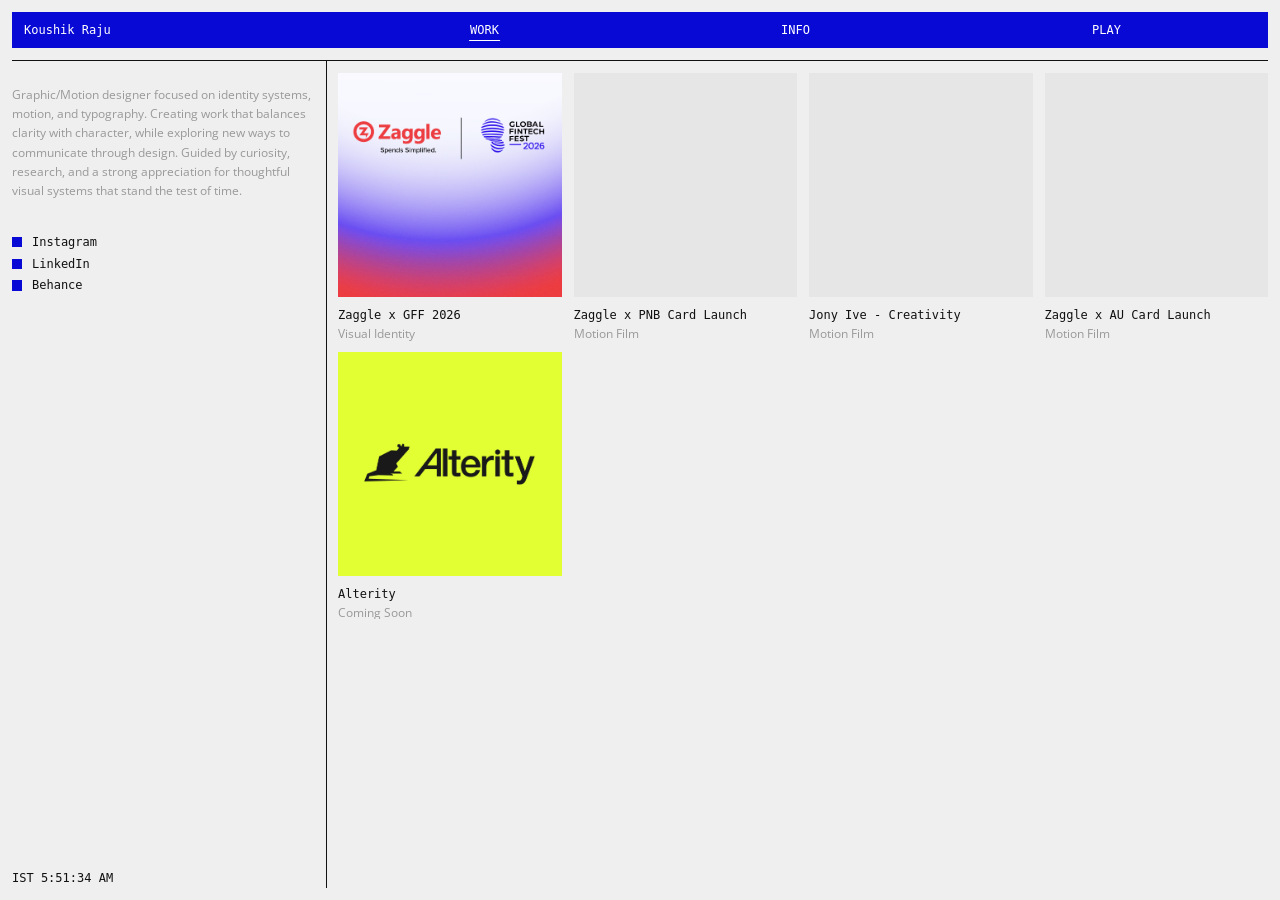
<file: index.html>
<!DOCTYPE html>
<html lang="en">

<head>
    <meta charset="UTF-8">
    <meta name="viewport" content="width=device-width, initial-scale=1.0">
    <title>Koushik Raju — Work</title>
    <meta name="description" content="Selected graphic design, identity, and motion projects by Koushik Raju.">
    <link rel="icon" type="image/png" href="Favicon/Favicon.png">

    <link rel="stylesheet" href="style.css">
    <script src="clock.js" defer></script>
</head>

<body class="fixed-layout">
    <div class="container">
        <div class="site-top">
        <header>
            <a href="index.html" class="identity">
                <h1 class="site-heading">Koushik Raju</h1>
            </a>

            <nav class="primary-nav" aria-label="Primary navigation">
                <a href="index.html" class="active-page" aria-current="page">WORK</a>
                <a href="info.html">INFO</a>
                <a href="play.html">PLAY</a>
            </nav>
        </header>

        <div class="divider-group">
            <div class="divider"></div>
        </div>
        </div>

        <main>
            <section class="projects-grid">
                <aside class="work-about">
                    <p>Graphic/Motion designer focused on identity systems, motion, and typography. Creating work that balances clarity with character, while exploring new ways to communicate through design. Guided by curiosity, research, and a strong appreciation for thoughtful visual systems that stand the test of time.</p>
                    <nav class="work-about-links" aria-label="Social links">
                        <a href="https://www.instagram.com/koushik.work/" target="_blank" rel="noopener noreferrer">Instagram</a>
                        <a href="https://www.linkedin.com/in/koushik-raju-a9a730242/?skipRedirect=true" target="_blank" rel="noopener noreferrer">LinkedIn</a>
                        <a href="https://www.behance.net/koushikraju/projects" target="_blank" rel="noopener noreferrer">Behance</a>
                    </nav>
                </aside>

                <div class="work-projects" aria-label="Projects">
                    <div class="project-card">
                        <a href="zaggle-gff.html" class="project-thumbnail project-link">
                            <img src="Zagggle x GFF/GFF X Zaggle-01.jpg" alt="Zaggle x GFF 2026 project preview">
                        </a>

                        <div class="project-info">
                            <h2><a href="zaggle-gff.html" class="project-title-link">Zaggle x GFF 2026</a></h2>
                            <p>Visual Identity</p>
                        </div>
                    </div>

                    <div class="project-card">
                        <a href="zaggle-card-launch.html" class="project-thumbnail project-link">
                            <iframe src="https://player.vimeo.com/video/1241625046?badge=0&amp;autopause=0&amp;autoplay=1&amp;loop=1&amp;muted=1&amp;controls=0" title="Zaggle x PNB preview" allow="autoplay; fullscreen; picture-in-picture" loading="lazy"></iframe>
                        </a>

                        <div class="project-info">
                            <h2><a href="zaggle-card-launch.html" class="project-title-link">Zaggle x PNB Card Launch</a></h2>
                            <p>Motion Film</p>
                        </div>
                    </div>

                    <div class="project-card">
                        <a href="jony-ive.html" class="project-thumbnail project-link">
                            <iframe src="https://player.vimeo.com/video/1241690388?background=1&amp;autopause=0" title="Jony Ive preview" tabindex="-1" allow="autoplay; fullscreen; picture-in-picture" loading="lazy"></iframe>
                        </a>

                        <div class="project-info">
                            <h2><a href="jony-ive.html" class="project-title-link">Jony Ive - Creativity</a></h2>
                            <p>Motion Film</p>
                        </div>
                    </div>

                    <div class="project-card">
                        <a href="zaggle-au-card-launch.html" class="project-thumbnail project-link">
                            <iframe src="https://player.vimeo.com/video/1241625045?badge=0&amp;autopause=0&amp;autoplay=1&amp;loop=1&amp;muted=1&amp;controls=0" title="Zaggle x AU Bank preview" allow="autoplay; fullscreen; picture-in-picture" loading="lazy"></iframe>
                        </a>

                        <div class="project-info">
                            <h2><a href="zaggle-au-card-launch.html" class="project-title-link">Zaggle x AU Card Launch</a></h2>
                            <p>Motion Film</p>
                        </div>
                    </div>

                    <div class="project-card">
                        <div class="project-thumbnail">
                            <img src="Images/Alterity.jpg" alt="Alterity">
                        </div>

                        <div class="project-info">
                            <h2>Alterity</h2>
                            <p>Coming Soon</p>
                        </div>
                    </div>
                </div>
            </section>
        </main>

    </div>

</body>

</html>
</file>
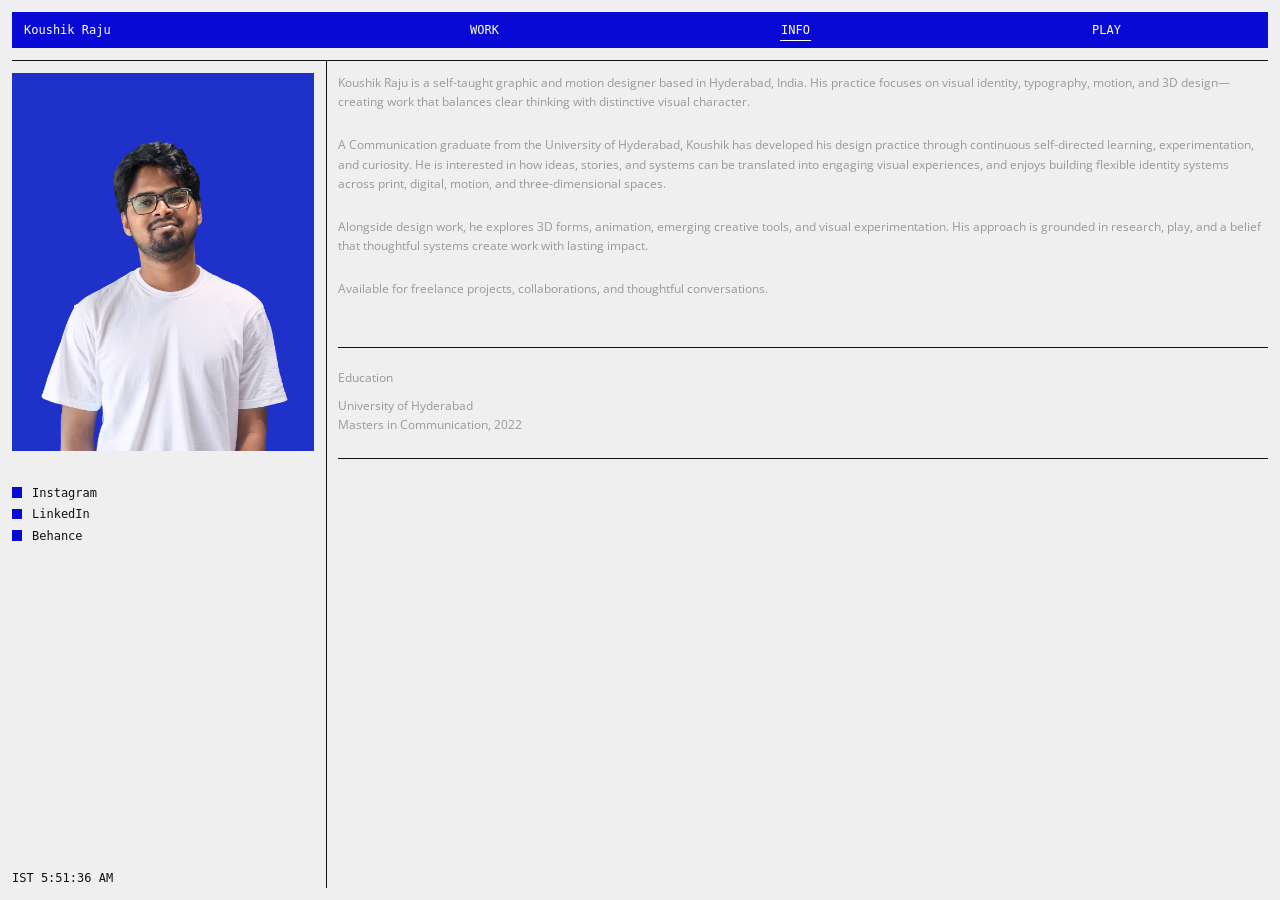
<file: info.html>
<!DOCTYPE html>
<html lang="en">

<head>
    <meta charset="UTF-8">
    <meta name="viewport" content="width=device-width, initial-scale=1.0">
    <title>Info — Koushik Raju</title>
    <meta name="description" content="About Koushik Raju, graphic and motion designer based in Hyderabad, India.">
    <link rel="icon" type="image/png" href="Favicon/Favicon.png">

    <link rel="stylesheet" href="style.css">
    <script src="clock.js" defer></script>
</head>

<body class="fixed-layout">
    <div class="container">
        <div class="site-top">
        <header>
            <a href="index.html" class="identity">
                <h1>Koushik Raju</h1>
            </a>

            <nav class="primary-nav" aria-label="Primary navigation">
                <a href="index.html">WORK</a>
                <a href="info.html" class="active-page" aria-current="page">INFO</a>
                <a href="play.html">PLAY</a>
            </nav>
        </header>

        <div class="divider-group">
            <div class="divider"></div>
        </div>
        </div>

        <main>
            <section class="info-section">
                <div class="info-photo">
                    <img src="Images/Profile pic.jpg" alt="Koushik Raju">
                    <nav class="work-about-links" aria-label="Social links">
                        <a href="https://www.instagram.com/koushik.work/" target="_blank" rel="noopener noreferrer">Instagram</a>
                        <a href="https://www.linkedin.com/in/koushik-raju-a9a730242/?skipRedirect=true" target="_blank" rel="noopener noreferrer">LinkedIn</a>
                        <a href="https://www.behance.net/koushikraju/projects" target="_blank" rel="noopener noreferrer">Behance</a>
                    </nav>
                </div>

                <div class="info-content">
                    <p>
                        Koushik Raju is a self-taught graphic and motion designer based in Hyderabad, India. His practice focuses on visual identity, typography, motion, and 3D design—creating work that balances clear thinking with distinctive visual character.
                    </p>

                    <p>
                        A Communication graduate from the University of Hyderabad, Koushik has developed his design practice through continuous self-directed learning, experimentation, and curiosity. He is interested in how ideas, stories, and systems can be translated into engaging visual experiences, and enjoys building flexible identity systems across print, digital, motion, and three-dimensional spaces.
                    </p>

                    <p>
                        Alongside design work, he explores 3D forms, animation, emerging creative tools, and visual experimentation. His approach is grounded in research, play, and a belief that thoughtful systems create work with lasting impact.
                    </p>

                    <p>
                        Available for freelance projects, collaborations, and thoughtful conversations.
                    </p>

                    <section class="education-section" aria-labelledby="education-heading">
                        <h2 id="education-heading">Education</h2>
                        <p><a href="https://uohyd.ac.in/" target="_blank" rel="noopener noreferrer">University of Hyderabad</a><br>Masters in Communication, 2022</p>
                    </section>

                </div>
            </section>
        </main>

    </div>
</body>

</html>
</file>
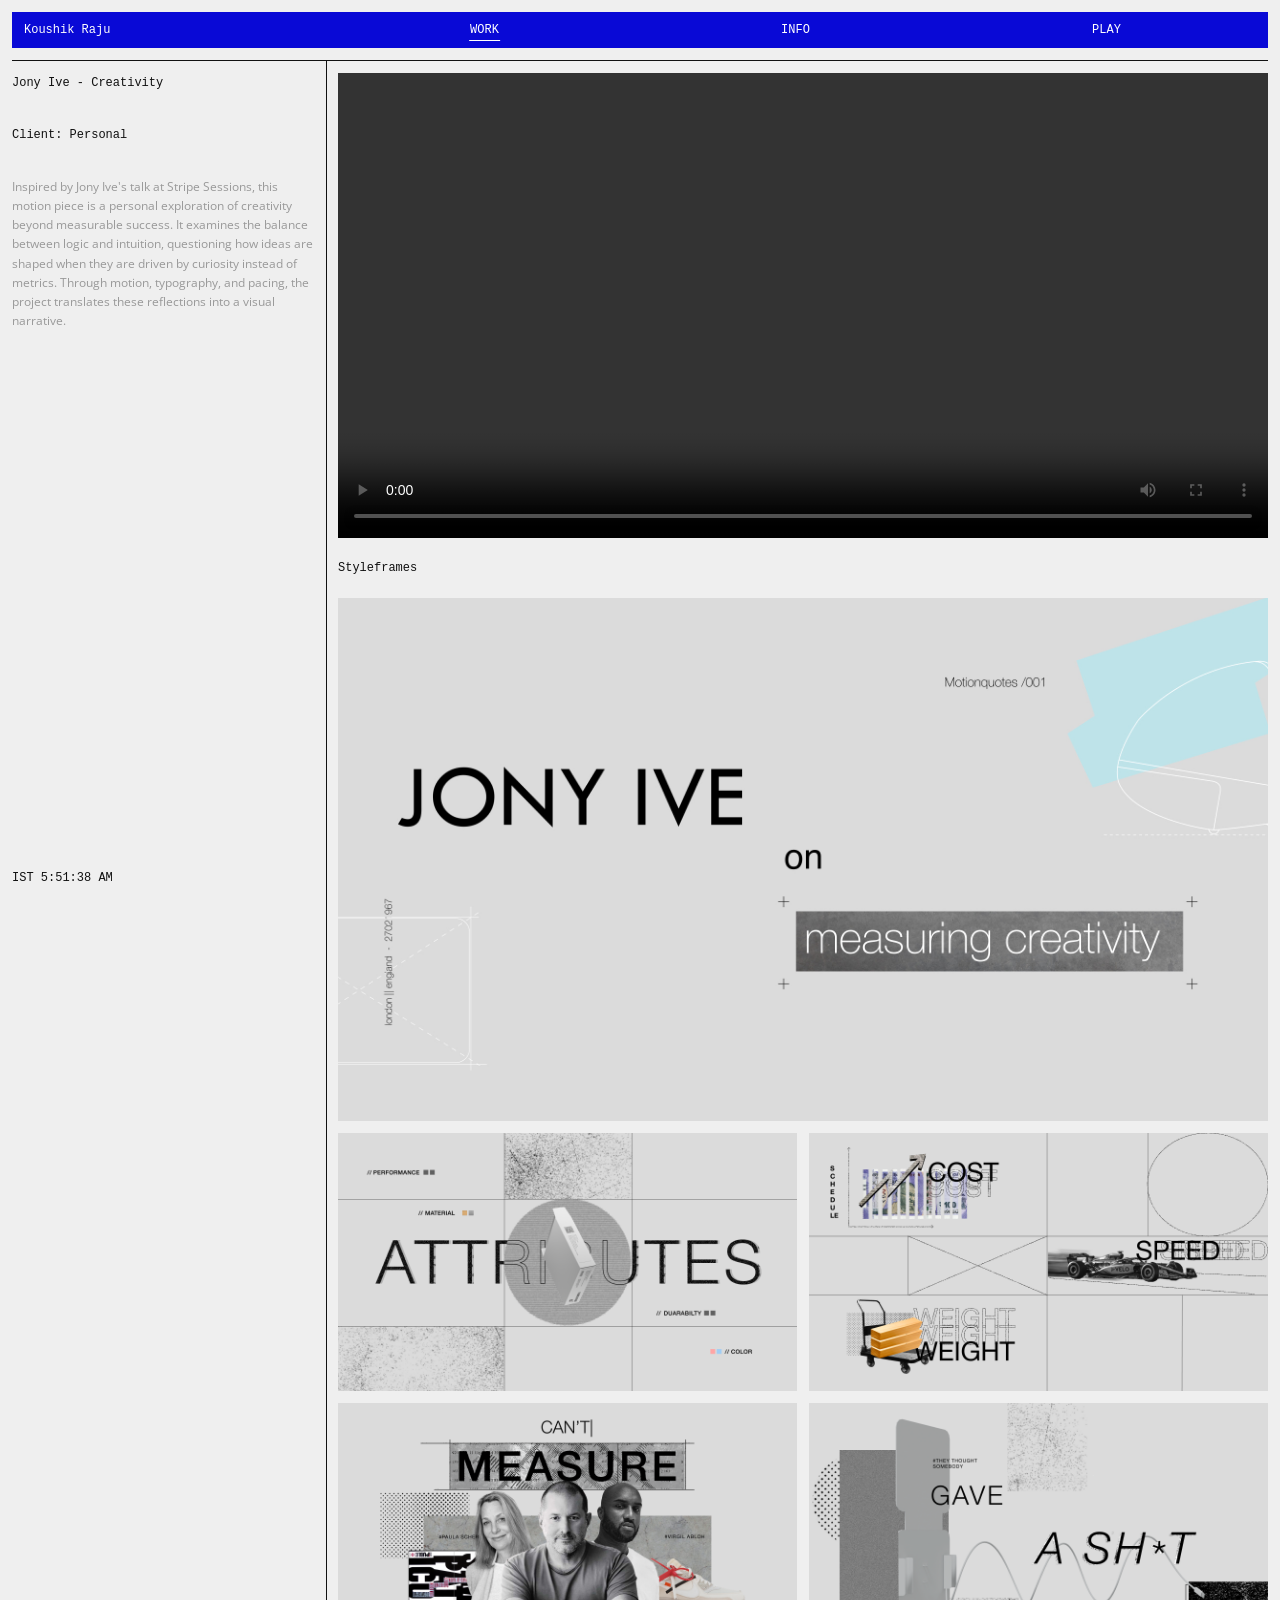
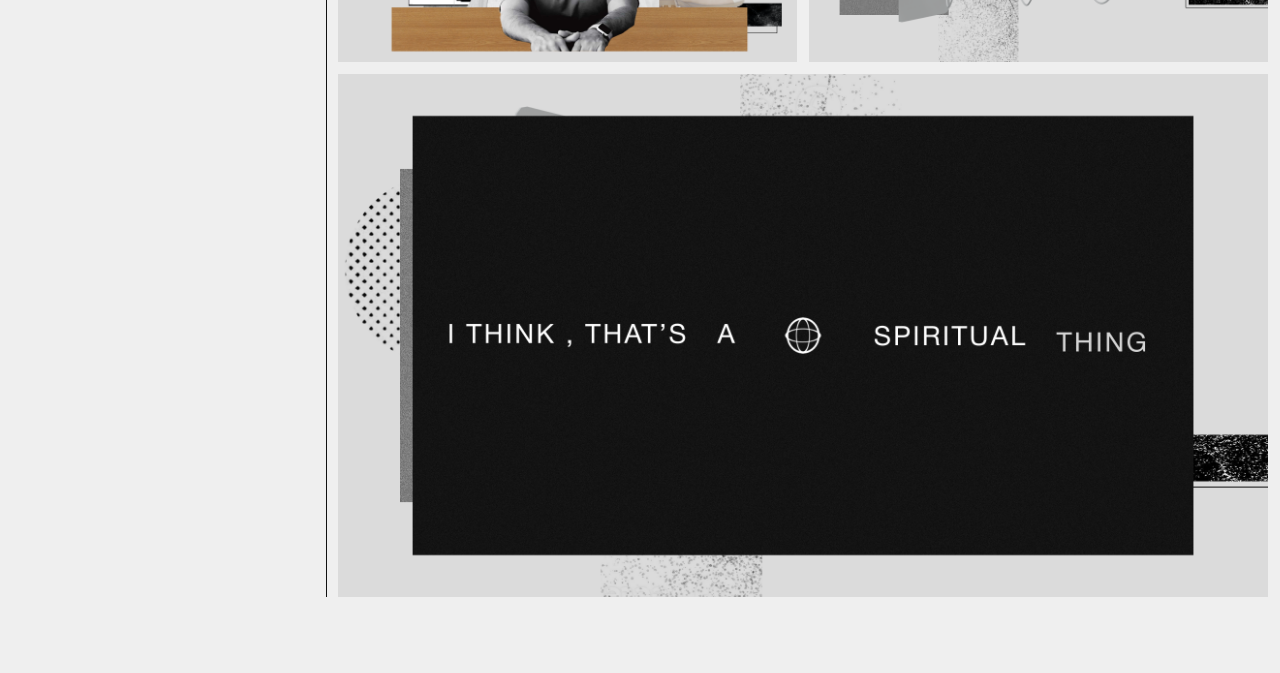
<file: jony-ive.html>
<!DOCTYPE html>
<html lang="en">

<head>
    <meta charset="UTF-8">
    <meta name="viewport" content="width=device-width, initial-scale=1.0">
    <title>Jony Ive - Creativity — Koushik Raju</title>
    <meta name="description" content="A motion film project by Koushik Raju exploring how creativity can be measured through observation, process, and iteration.">
    <link rel="icon" type="image/png" href="Favicon/Favicon.png">

    <link rel="stylesheet" href="style.css">
    <script src="clock.js" defer></script>
</head>

<body>
    <div class="container">
        <div class="site-top">
        <header>
            <a href="index.html" class="identity">
                <h1>Koushik Raju</h1>
            </a>

            <nav class="primary-nav" aria-label="Primary navigation">
                <a href="index.html" class="active-page" aria-current="page">WORK</a>
                <a href="info.html">INFO</a>
                <a href="play.html">PLAY</a>
            </nav>
        </header>

        <div class="divider-group">
            <div class="divider"></div>
        </div>
        </div>

        <main>
            <div class="project-detail-layout">
                <aside class="project-headings" aria-label="Project details">
                    <h2 class="project-title">Jony Ive - Creativity</h2>
                    <p><span class="project-label">Client: Personal</span></p>
                    <p>Inspired by Jony Ive's talk at Stripe Sessions, this motion piece is a personal exploration of creativity beyond measurable success. It examines the balance between logic and intuition, questioning how ideas are shaped when they are driven by curiosity instead of metrics. Through motion, typography, and pacing, the project translates these reflections into a visual narrative.</p>
                </aside>

                <div class="project-media">
                    <section class="project-content">
                        <video controls>
                            <source src="Jony Ive on Measuring Creativity/jony-ive.mp4" type="video/mp4">
                        </video>
                    </section>

                    <section class="styleframes-section">
                        <h2 class="section-title">Styleframes</h2>

                        <div class="styleframes-grid">
                            <img src="Jony Ive on Measuring Creativity/Johy Ive.jpg" alt="Jony Ive on Measuring Creativity" class="full-width-frame">
                            <img src="Jony Ive on Measuring Creativity/styleframe-01.png" alt="Styleframe 01">
                            <img src="Jony Ive on Measuring Creativity/styleframe-02.png" alt="Styleframe 02">
                            <img src="Jony Ive on Measuring Creativity/styleframe-03.png" alt="Styleframe 03">
                            <img src="Jony Ive on Measuring Creativity/styleframe-04.png" alt="Styleframe 04">

                            <img src="Jony Ive on Measuring Creativity/styleframe-05.png"
                                 alt="Styleframe 05"
                                 class="full-width-frame">
                        </div>
                    </section>
                </div>
            </div>
        </main>

    </div>

</body>

</html>
</file>
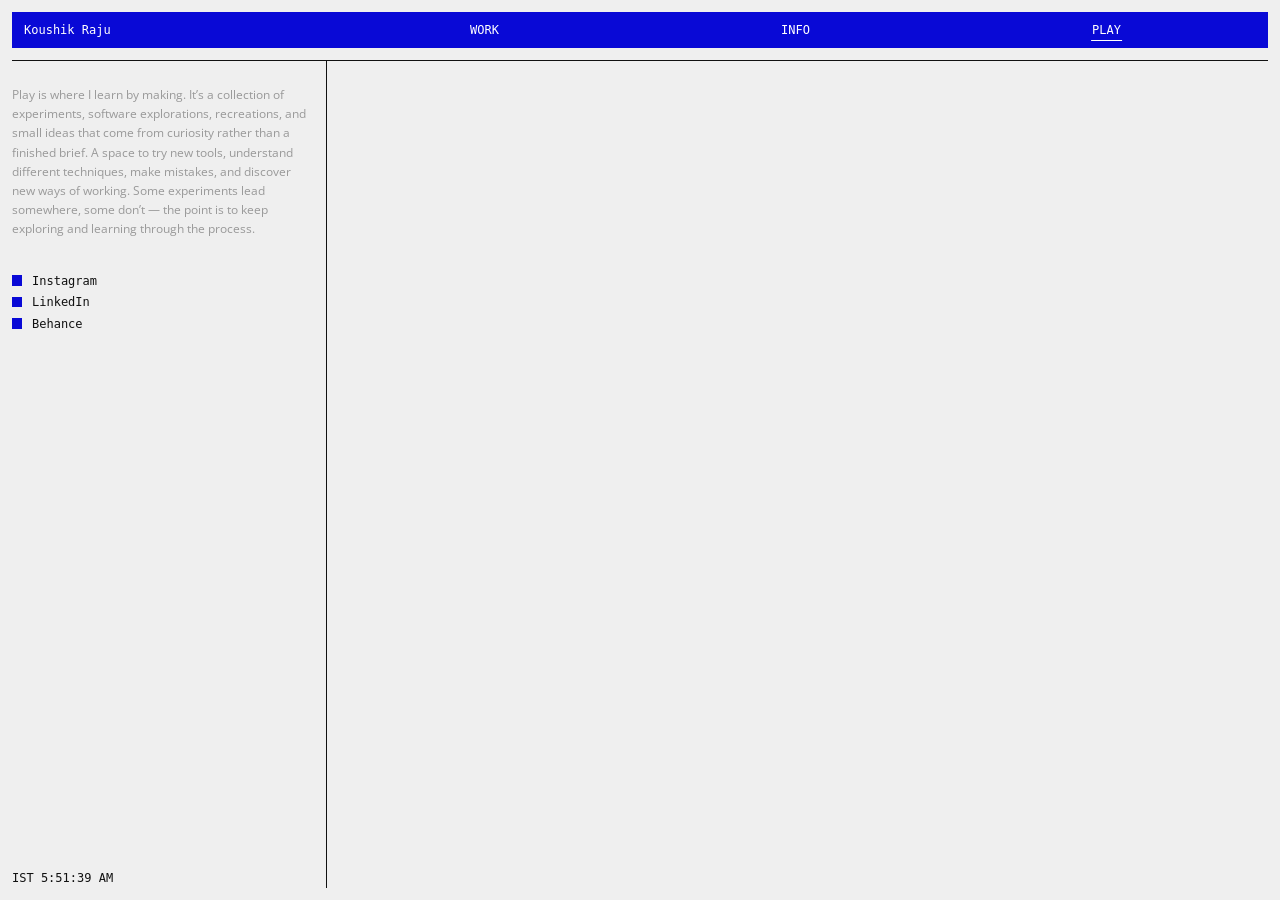
<file: play.html>
<!DOCTYPE html>
<html lang="en">

<head>
    <meta charset="UTF-8">
    <meta name="viewport" content="width=device-width, initial-scale=1.0">
    <title>Play — Koushik Raju</title>
    <meta name="description" content="Motion experiments and visual explorations by Koushik Raju.">
    <link rel="icon" type="image/png" href="Favicon/Favicon.png">

    <link rel="stylesheet" href="style.css">
    <script src="clock.js" defer></script>
</head>

<body class="fixed-layout">
    <div class="container">
        <div class="site-top">
        <header>
            <a href="index.html" class="identity">
                <h1>Koushik Raju</h1>
            </a>

            <nav class="primary-nav" aria-label="Primary navigation">
                <a href="index.html">WORK</a>
                <a href="info.html">INFO</a>
                <a href="play.html" class="active-page" aria-current="page">PLAY</a>
            </nav>
        </header>

        <div class="divider-group">
            <div class="divider"></div>
        </div>
        </div>

        <main>
            <div class="play-layout">
                <aside class="play-about">
                    <p>Play is where I learn by making. It’s a collection of experiments, software explorations, recreations, and small ideas that come from curiosity rather than a finished brief. A space to try new tools, understand different techniques, make mistakes, and discover new ways of working. Some experiments lead somewhere, some don’t — the point is to keep exploring and learning through the process.</p>
                    <nav class="work-about-links" aria-label="Social links">
                        <a href="https://www.instagram.com/koushik.work/" target="_blank" rel="noopener noreferrer">Instagram</a>
                        <a href="https://www.linkedin.com/in/koushik-raju-a9a730242/?skipRedirect=true" target="_blank" rel="noopener noreferrer">LinkedIn</a>
                        <a href="https://www.behance.net/koushikraju/projects" target="_blank" rel="noopener noreferrer">Behance</a>
                    </nav>
                </aside>

                <section class="play-grid" aria-label="Motion experiments">
                    <div class="play-videos">
                        <div class="play-video" style="aspect-ratio: 16 / 9;">
                            <iframe src="https://player.vimeo.com/video/1241628431?background=1&amp;autopause=0" title="video-01" tabindex="-1" allow="autoplay; fullscreen; picture-in-picture; clipboard-write; encrypted-media; web-share" referrerpolicy="strict-origin-when-cross-origin" loading="lazy" allowfullscreen></iframe>
                        </div>

                        <div class="play-video" style="aspect-ratio: 16 / 9;">
                            <iframe src="https://player.vimeo.com/video/1241628430?background=1&amp;autopause=0" title="video-02" tabindex="-1" allow="autoplay; fullscreen; picture-in-picture; clipboard-write; encrypted-media; web-share" referrerpolicy="strict-origin-when-cross-origin" loading="lazy" allowfullscreen></iframe>
                        </div>

                        <div class="play-video" style="aspect-ratio: 16 / 9;">
                            <iframe src="https://player.vimeo.com/video/1241628434?background=1&amp;autopause=0" title="video-03" tabindex="-1" allow="autoplay; fullscreen; picture-in-picture; clipboard-write; encrypted-media; web-share" referrerpolicy="strict-origin-when-cross-origin" loading="lazy" allowfullscreen></iframe>
                        </div>

                        <div class="play-video" style="aspect-ratio: 1 / 1;">
                            <iframe src="https://player.vimeo.com/video/1241628432?background=1&amp;autopause=0" title="video-04" tabindex="-1" allow="autoplay; fullscreen; picture-in-picture; clipboard-write; encrypted-media; web-share" referrerpolicy="strict-origin-when-cross-origin" loading="lazy" allowfullscreen></iframe>
                        </div>

                        <div class="play-video" style="aspect-ratio: 1 / 1;">
                            <iframe src="https://player.vimeo.com/video/1241628468?background=1&amp;autopause=0" title="video-05" tabindex="-1" allow="autoplay; fullscreen; picture-in-picture; clipboard-write; encrypted-media; web-share" referrerpolicy="strict-origin-when-cross-origin" loading="lazy" allowfullscreen></iframe>
                        </div>

                        <div class="play-video" style="aspect-ratio: 16 / 9;">
                            <iframe src="https://player.vimeo.com/video/1241628469?background=1&amp;autopause=0" title="video-06" tabindex="-1" allow="autoplay; fullscreen; picture-in-picture; clipboard-write; encrypted-media; web-share" referrerpolicy="strict-origin-when-cross-origin" loading="lazy" allowfullscreen></iframe>
                        </div>

                        <div class="play-video" style="aspect-ratio: 4 / 5;">
                            <iframe src="https://player.vimeo.com/video/1241628470?background=1&amp;autopause=0" title="video-07" tabindex="-1" allow="autoplay; fullscreen; picture-in-picture; clipboard-write; encrypted-media; web-share" referrerpolicy="strict-origin-when-cross-origin" loading="lazy" allowfullscreen></iframe>
                        </div>

                        <div class="play-video" style="aspect-ratio: 4 / 5;">
                            <iframe src="https://player.vimeo.com/video/1241628471?background=1&amp;autopause=0" title="video-08" tabindex="-1" allow="autoplay; fullscreen; picture-in-picture; clipboard-write; encrypted-media; web-share" referrerpolicy="strict-origin-when-cross-origin" loading="lazy" allowfullscreen></iframe>
                        </div>
                    </div>
                </section>
            </div>
        </main>

    </div>
</body>

</html>
</file>
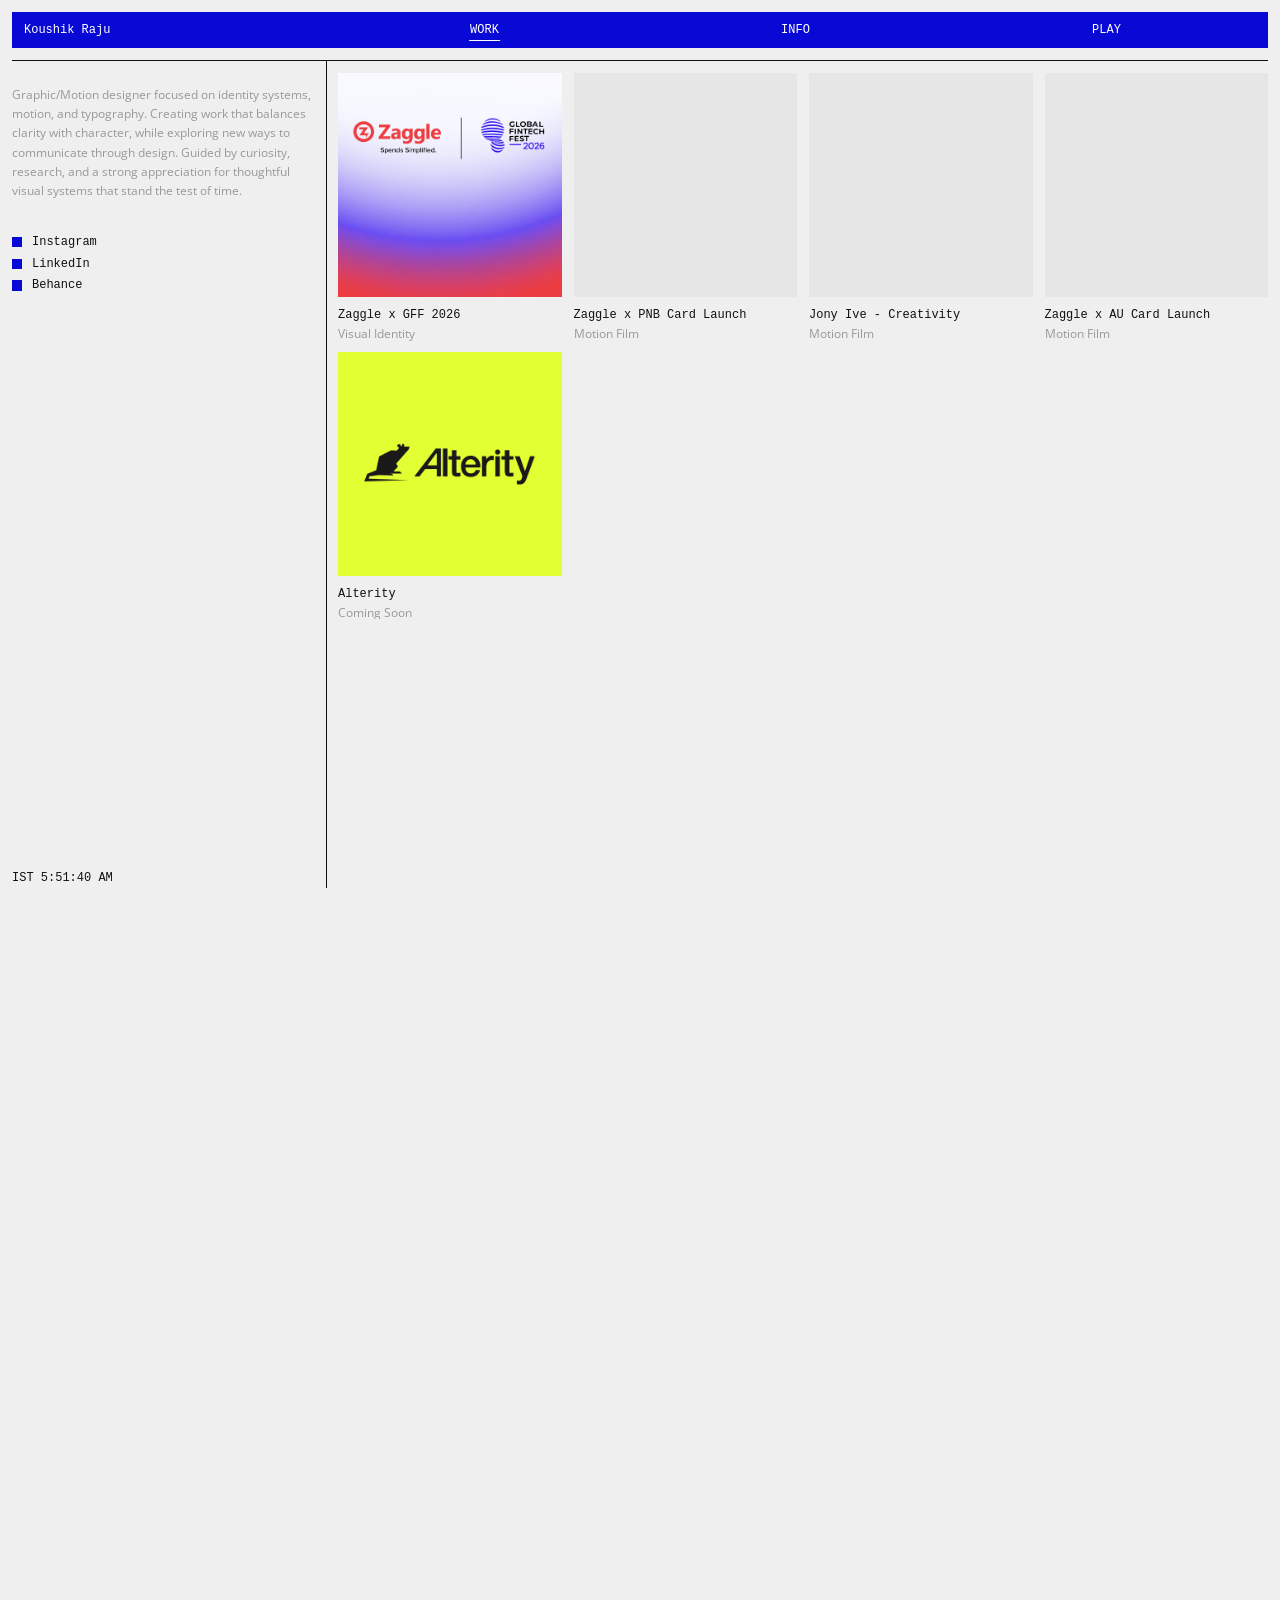
<file: work.html>
<!DOCTYPE html>
<html lang="en">
<head>
    <meta charset="UTF-8">
    <meta http-equiv="refresh" content="0; url=index.html">
    <link rel="canonical" href="index.html">
    <title>Work — Koushik Raju</title>
</head>
<body>
    <p>The Work page has moved to <a href="index.html">the home page</a>.</p>
</body>
</html>
</file>
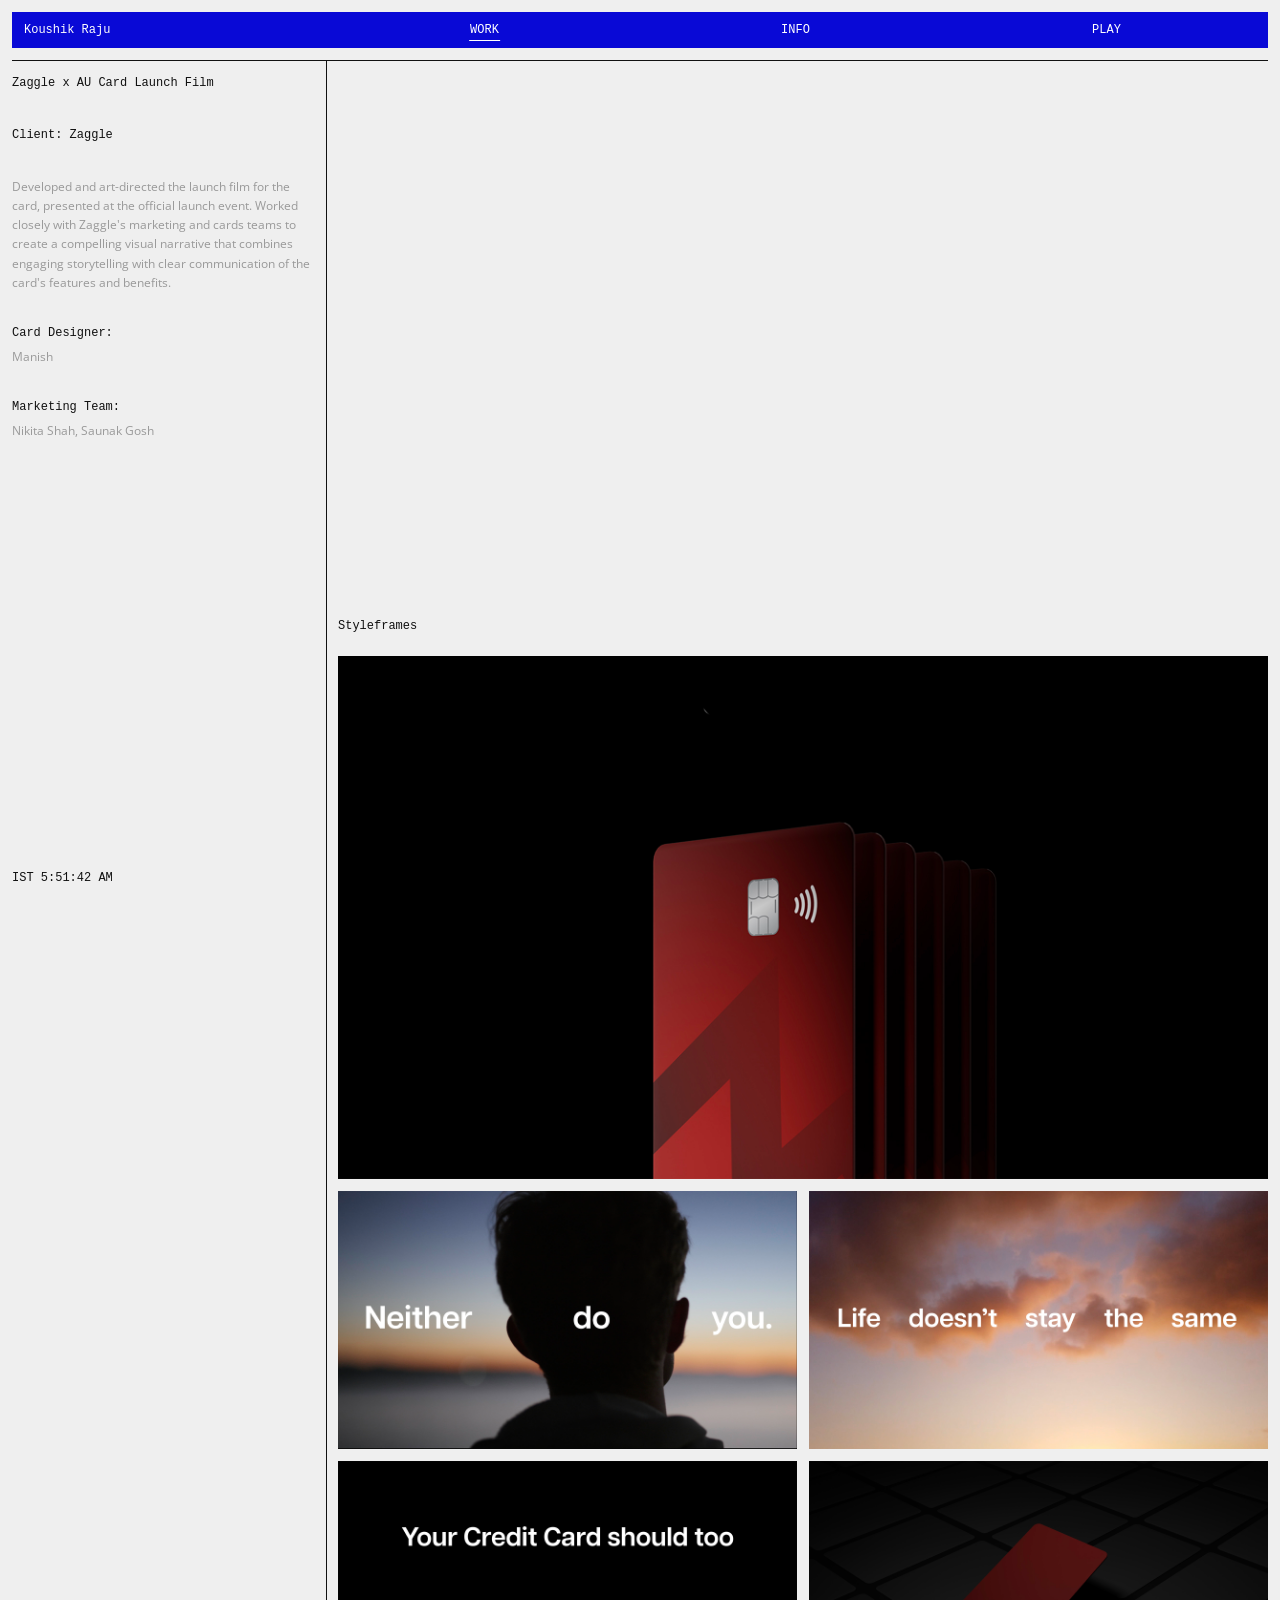
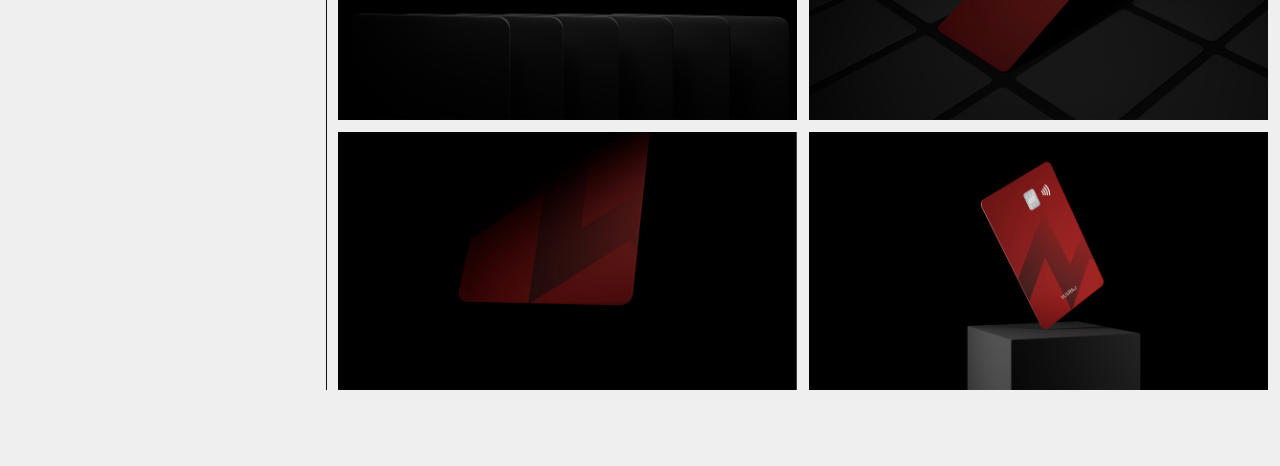
<file: zaggle-au-card-launch.html>
<!DOCTYPE html>
<html lang="en">

<head>
    <meta charset="UTF-8">
    <meta name="viewport" content="width=device-width, initial-scale=1.0">
    <title>Zaggle x AU Card Launch Film — Koushik Raju</title>
    <meta name="description" content="Zaggle x AU Card Launch Film, a motion project by Koushik Raju.">
    <link rel="icon" type="image/png" href="Favicon/Favicon.png">

    <link rel="stylesheet" href="style.css">
    <script src="clock.js" defer></script>
</head>

<body>
    <div class="container">
        <div class="site-top">
            <header>
                <a href="index.html" class="identity">
                    <h1>Koushik Raju</h1>
                </a>

                <nav class="primary-nav" aria-label="Primary navigation">
                    <a href="index.html" class="active-page" aria-current="page">WORK</a>
                    <a href="info.html">INFO</a>
                    <a href="play.html">PLAY</a>
                </nav>
            </header>

            <div class="divider-group">
                <div class="divider"></div>
            </div>
        </div>

        <main>
            <div class="project-detail-layout">
                <aside class="project-headings" aria-label="Project details">
                    <h2 class="project-title">Zaggle x AU Card Launch Film</h2>
                    <p><span class="project-label">Client: <a href="https://www.zaggle.in/" target="_blank" rel="noopener noreferrer">Zaggle</a></span></p>
                    <p>Developed and art-directed the launch film for the card, presented at the official launch event. Worked closely with Zaggle's marketing and cards teams to create a compelling visual narrative that combines engaging storytelling with clear communication of the card's features and benefits.</p>
                    <p class="team-credit"><span class="project-label">Card Designer:</span>
                        <a href="https://www.linkedin.com/in/k-manish-goud-080015186/" target="_blank" rel="noopener noreferrer">Manish</a>
                    </p>
                    <p class="team-credit"><span class="project-label">Marketing Team:</span>
                        <a href="https://www.linkedin.com/in/nikita-sah-70a50545/" target="_blank" rel="noopener noreferrer">Nikita Shah</a>,
                        <a href="https://www.linkedin.com/in/saunakghosh/" target="_blank" rel="noopener noreferrer">Saunak Gosh</a>
                    </p>
                </aside>
                <div class="project-media">
                    <section class="project-content" aria-label="Zaggle x AU Card Launch film">
                        <div class="project-video-embed">
                            <iframe src="https://framerate.tv/embed/6d86f0ae-9401-47c1-9db3-ec3a675407a0?primary_color=%2523ffffff&amp;track_color=%2523ffffff&amp;theme=minimal" title="Zaggle x AU Card Launch" allow="autoplay; fullscreen; picture-in-picture" allowfullscreen></iframe>
                        </div>
                    </section>

                    <section class="styleframes-section">
                        <h2 class="section-title">Styleframes</h2>

                        <div class="styleframes-grid">
                            <img src="Zaggle x AU bank Card Launch/AU  Thumbnail .jpg" alt="Zaggle x AU Card Launch" class="full-width-frame">
                            <img src="Zaggle x AU bank Card Launch/AU Styleframe - 1.jpg" alt="Zaggle x AU Card Launch styleframe 1">
                            <img src="Zaggle x AU bank Card Launch/AU Styleframe - 2.jpg" alt="Zaggle x AU Card Launch styleframe 2">
                            <img src="Zaggle x AU bank Card Launch/AU Styleframe - 3.jpg" alt="Zaggle x AU Card Launch styleframe 3">
                            <img src="Zaggle x AU bank Card Launch/AU Styleframe - 4.jpg" alt="Zaggle x AU Card Launch styleframe 4">
                            <img src="Zaggle x AU bank Card Launch/AU Styleframe - 5.jpg" alt="Zaggle x AU Card Launch styleframe 5">
                            <img src="Zaggle x AU bank Card Launch/AU Styleframe - 6.jpg" alt="Zaggle x AU Card Launch styleframe 6">
                        </div>
                    </section>
                </div>
            </div>
        </main>

    </div>
</body>

</html>
</file>
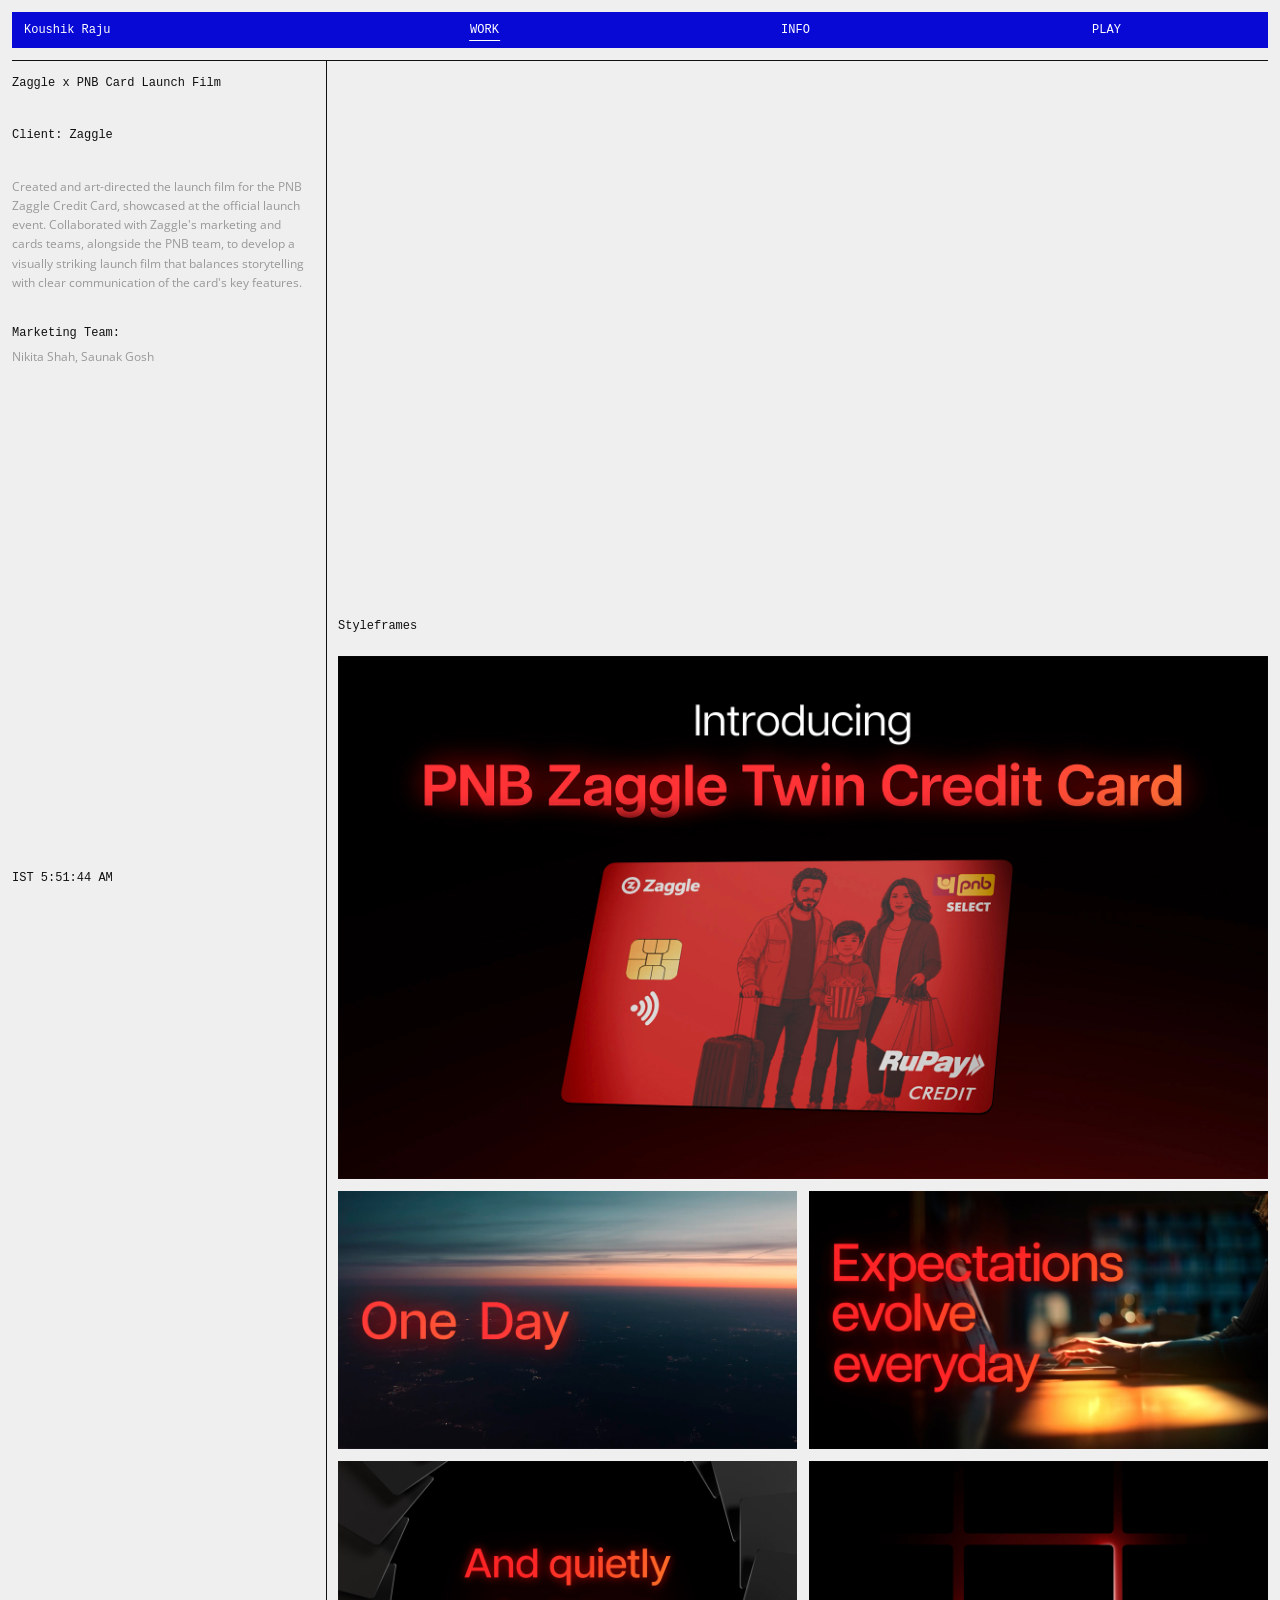
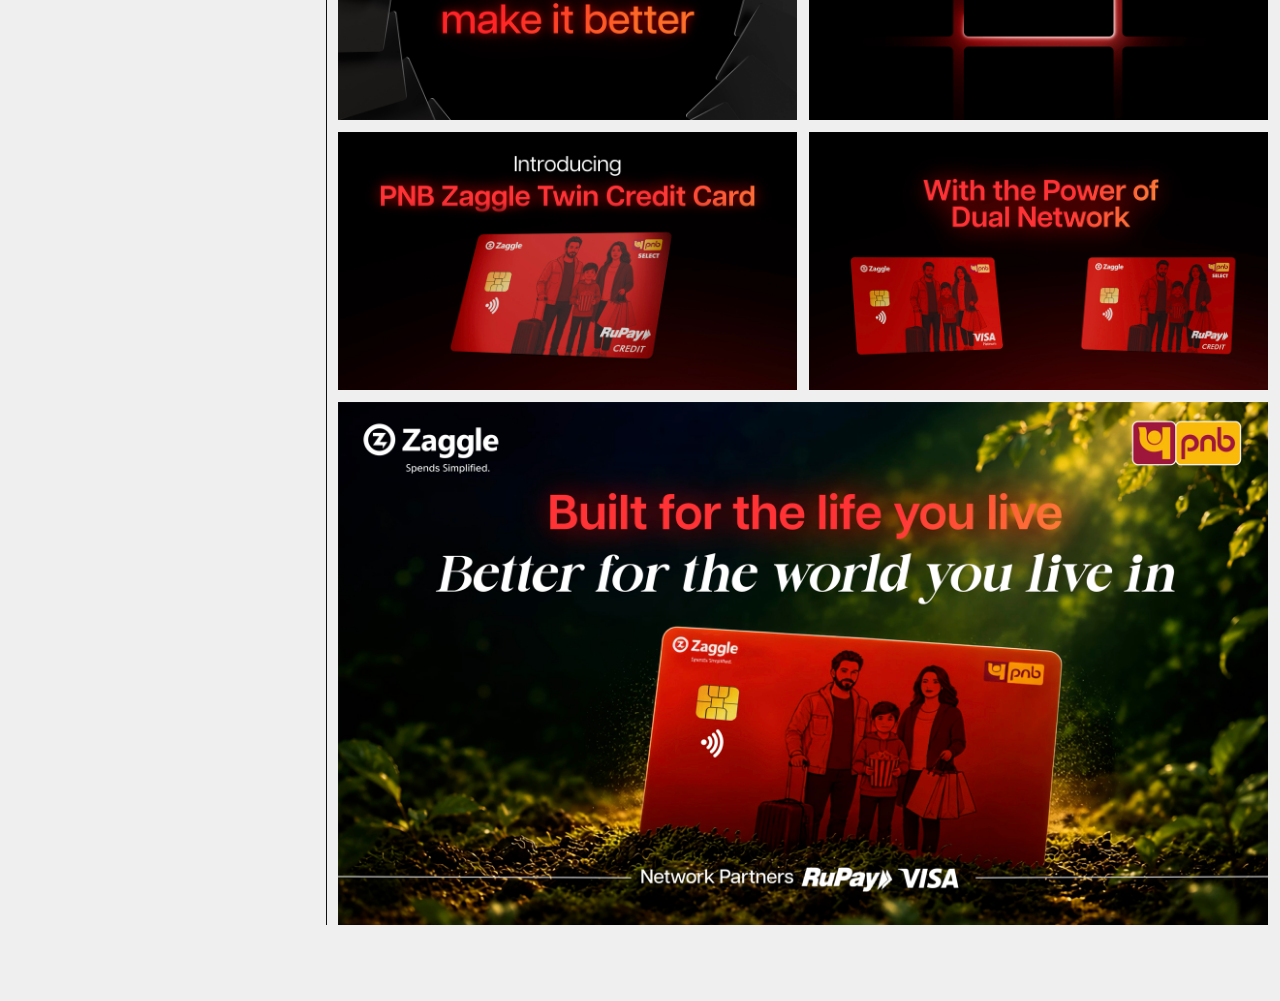
<file: zaggle-card-launch.html>
<!DOCTYPE html>
<html lang="en">

<head>
    <meta charset="UTF-8">
    <meta name="viewport" content="width=device-width, initial-scale=1.0">
    <title>Zaggle x PNB Card Launch Film — Koushik Raju</title>
    <meta name="description" content="Zaggle x PNB Card Launch, a motion film project by Koushik Raju.">
    <link rel="icon" type="image/png" href="Favicon/Favicon.png">

    <link rel="stylesheet" href="style.css">
    <script src="clock.js" defer></script>
</head>

<body>
    <div class="container">
        <div class="site-top">
            <header>
                <a href="index.html" class="identity">
                    <h1>Koushik Raju</h1>
                </a>

                <nav class="primary-nav" aria-label="Primary navigation">
                    <a href="index.html" class="active-page" aria-current="page">WORK</a>
                    <a href="info.html">INFO</a>
                    <a href="play.html">PLAY</a>
                </nav>
            </header>

            <div class="divider-group">
                <div class="divider"></div>
            </div>
        </div>

        <main>
            <div class="project-detail-layout">
                <aside class="project-headings" aria-label="Project details">
                    <h2 class="project-title">Zaggle x PNB Card Launch Film</h2>
                    <p><span class="project-label">Client: <a href="https://www.zaggle.in/" target="_blank" rel="noopener noreferrer">Zaggle</a></span></p>
                    <p>Created and art-directed the launch film for the PNB Zaggle Credit Card, showcased at the official launch event. Collaborated with Zaggle's marketing and cards teams, alongside the PNB team, to develop a visually striking launch film that balances storytelling with clear communication of the card's key features.</p>
                    <p class="team-credit"><span class="project-label">Marketing Team:</span>
                        <a href="https://www.linkedin.com/in/nikita-sah-70a50545/" target="_blank" rel="noopener noreferrer">Nikita Shah</a>,
                        <a href="https://www.linkedin.com/in/saunakghosh/" target="_blank" rel="noopener noreferrer">Saunak Gosh</a>
                    </p>
                </aside>
                <div class="project-media">
                    <section class="project-content" aria-label="Zaggle Card Launch film">
                        <div class="project-video-embed">
                            <iframe src="https://framerate.tv/embed/50742404-dbd0-42f4-89ea-f77381b0e293?primary_color=%2523ffffff&amp;track_color=%2523ffffff&amp;theme=minimal" title="Zaggle Card Launch" allow="autoplay; fullscreen; picture-in-picture" allowfullscreen></iframe>
                        </div>
                    </section>

                    <section class="styleframes-section">
                        <h2 class="section-title">Styleframes</h2>

                        <div class="styleframes-grid">
                            <img src="Zaggle Card Launch/Zaggle Card Launch -  Hero image.jpg" alt="Zaggle Card Launch hero image" class="full-width-frame">
                            <img src="Zaggle Card Launch/Zaggle Card Launch -  Styleframe - 1.jpg" alt="Zaggle Card Launch styleframe 1">
                            <img src="Zaggle Card Launch/Zaggle Card Launch -  Styleframe - 2.jpg" alt="Zaggle Card Launch styleframe 2">
                            <img src="Zaggle Card Launch/Zaggle Card Launch -  Styleframe - 3.jpg" alt="Zaggle Card Launch styleframe 3">
                            <img src="Zaggle Card Launch/Zaggle Card Launch -  Styleframe - 4.jpg" alt="Zaggle Card Launch styleframe 4">
                            <img src="Zaggle Card Launch/Zaggle Card Launch -  Styleframe - 5.jpg" alt="Zaggle Card Launch styleframe 5">
                            <img src="Zaggle Card Launch/Zaggle Card Launch -  Styleframe - 6.jpg" alt="Zaggle Card Launch styleframe 6">
                            <img src="Zaggle Card Launch/Zaggle Card Launch -  Styleframe - 7.jpg" alt="Zaggle Card Launch styleframe 7" class="full-width-frame">
                        </div>
                    </section>
                </div>
            </div>
        </main>

    </div>
</body>

</html>
</file>
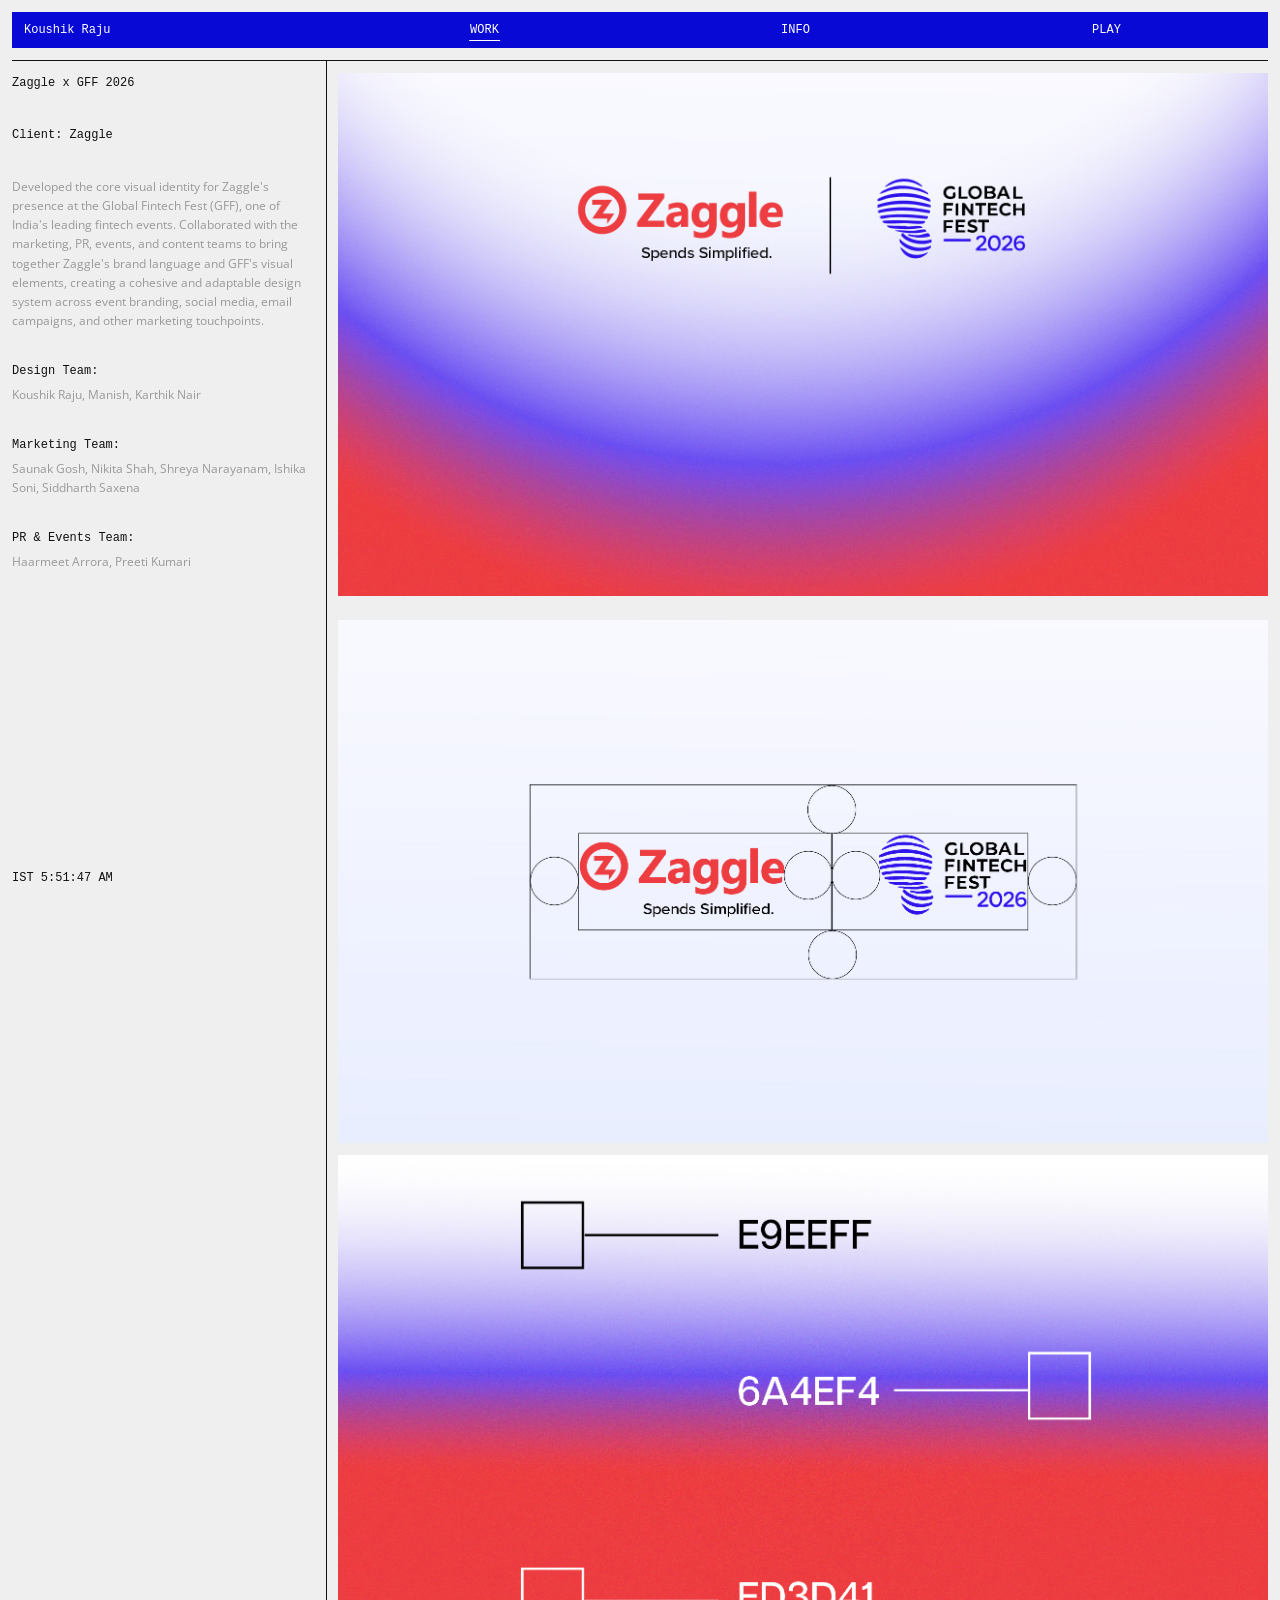
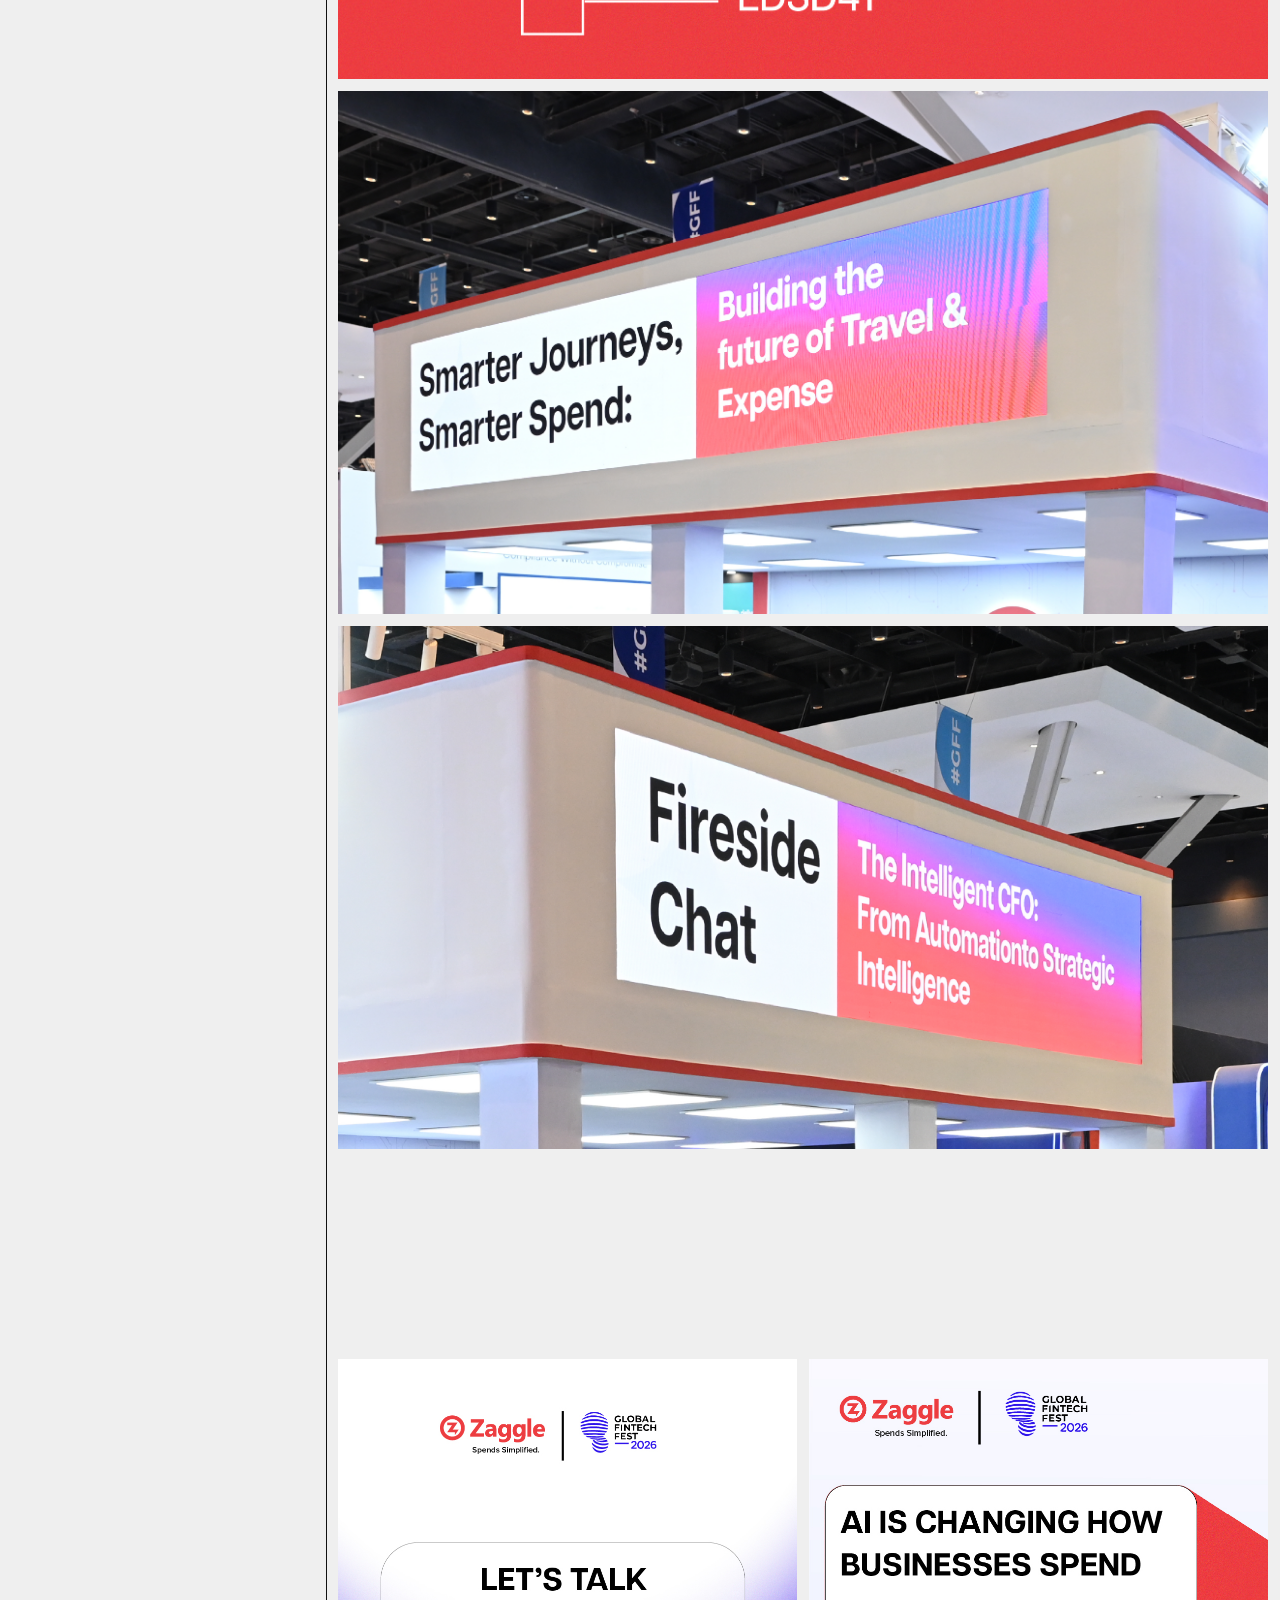
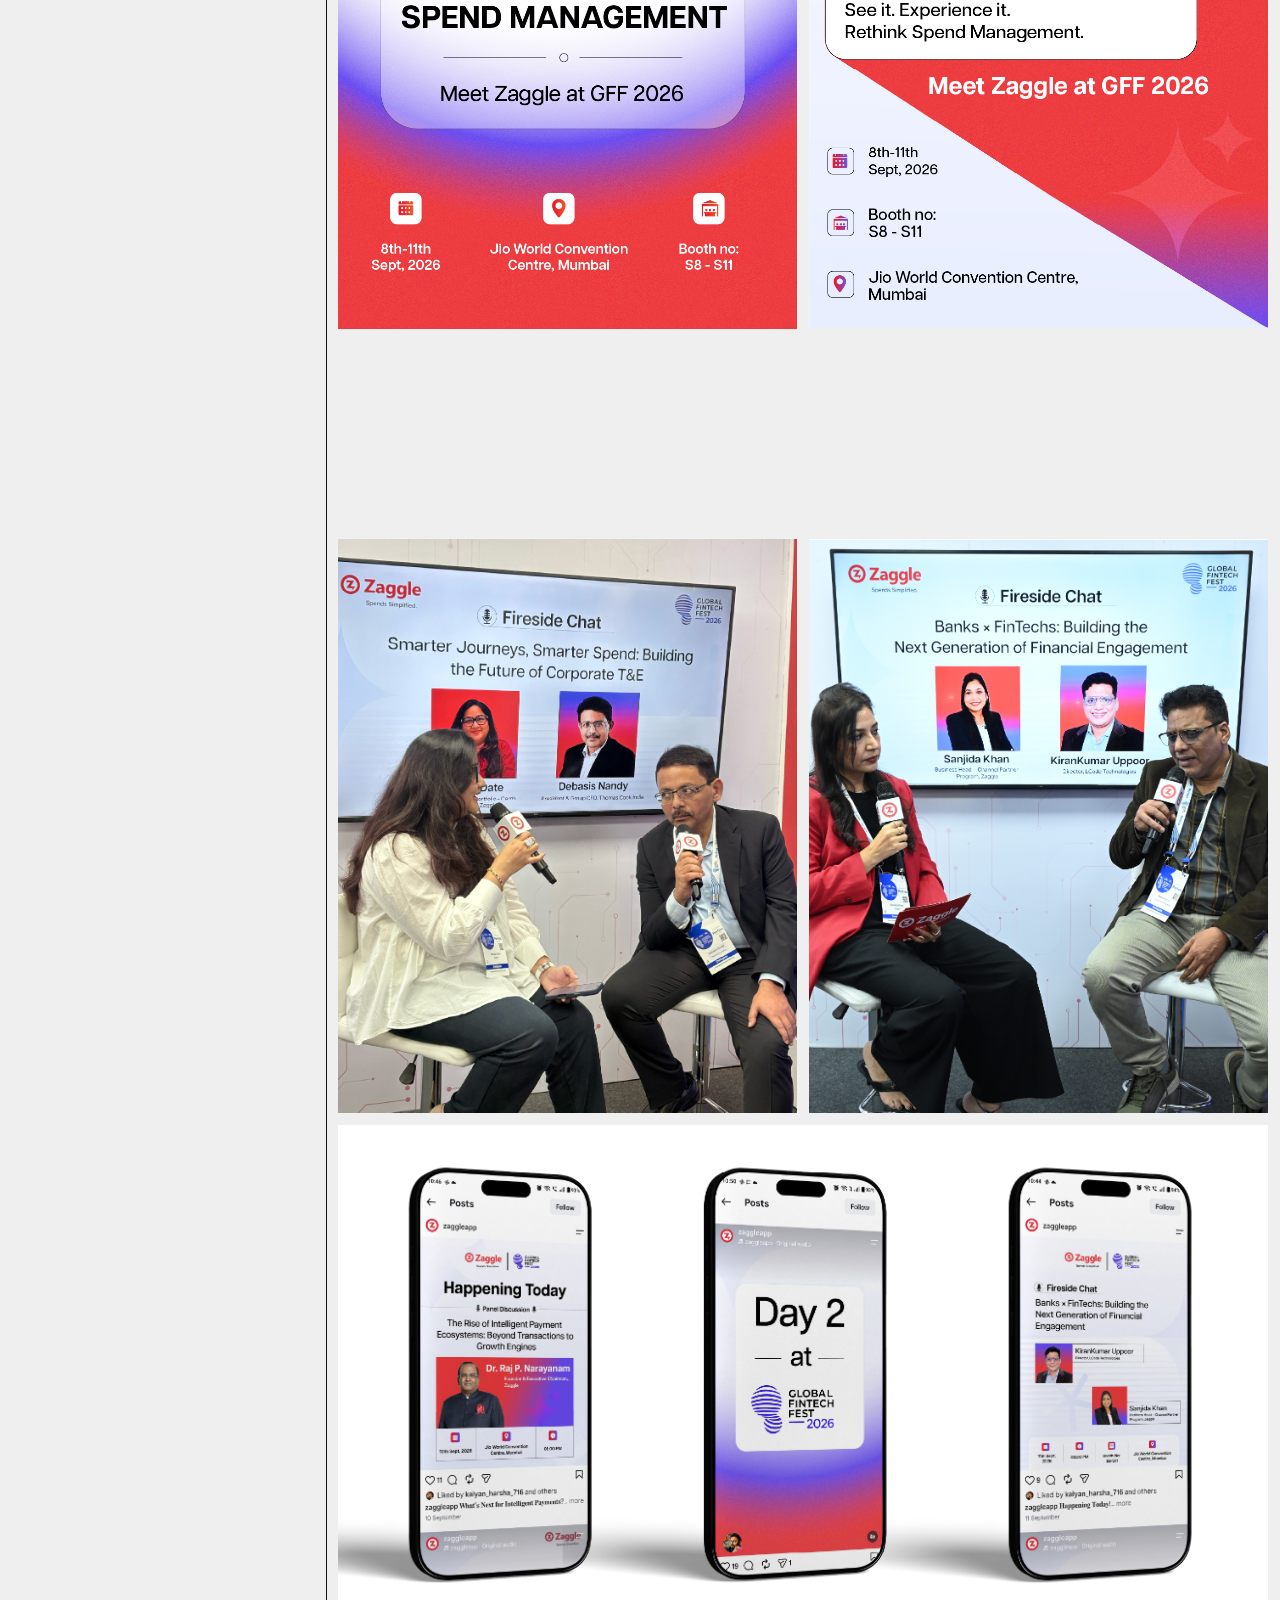
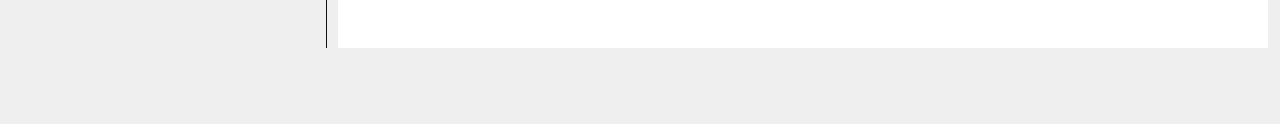
<file: zaggle-gff.html>
<!DOCTYPE html>
<html lang="en">

<head>
    <meta charset="UTF-8">
    <meta name="viewport" content="width=device-width, initial-scale=1.0">
    <title>Zaggle x GFF 2026 — Koushik Raju</title>
    <meta name="description" content="Visual design for Zaggle x Global Fintech Fest 2026 by Koushik Raju.">
    <link rel="icon" type="image/png" href="Favicon/Favicon.png">
    <link rel="stylesheet" href="style.css">
    <script src="clock.js" defer></script>
</head>

<body>
    <div class="container">
        <div class="site-top">
            <header>
                <a href="index.html" class="identity">
                    <h1>Koushik Raju</h1>
                </a>

                <nav class="primary-nav" aria-label="Primary navigation">
                    <a href="index.html" class="active-page" aria-current="page">WORK</a>
                    <a href="info.html">INFO</a>
                    <a href="play.html">PLAY</a>
                </nav>
            </header>

            <div class="divider-group">
                <div class="divider"></div>
            </div>
        </div>

        <main>
            <div class="project-detail-layout">
                <aside class="project-headings" aria-label="Project details">
                    <h2 class="project-title">Zaggle x GFF 2026</h2>
                    <p><span class="project-label">Client: <a href="https://www.zaggle.in/" target="_blank" rel="noopener noreferrer">Zaggle</a></span></p>
                    <p>Developed the core visual identity for Zaggle's presence at the Global Fintech Fest (GFF), one of India's leading fintech events. Collaborated with the marketing, PR, events, and content teams to bring together Zaggle's brand language and GFF's visual elements, creating a cohesive and adaptable design system across event branding, social media, email campaigns, and other marketing touchpoints.</p>
                    <p class="team-credit"><span class="project-label">Design Team:</span>
                        Koushik Raju,
                        <a href="https://www.linkedin.com/in/k-manish-goud-080015186/" target="_blank" rel="noopener noreferrer">Manish</a>,
                        <a href="https://www.linkedin.com/in/karthik-g-nair-b5632a216/" target="_blank" rel="noopener noreferrer">Karthik Nair</a>
                    </p>
                    <p class="team-credit"><span class="project-label">Marketing Team:</span>
                        <a href="https://www.linkedin.com/in/saunakghosh/" target="_blank" rel="noopener noreferrer">Saunak Gosh</a>,
                        <a href="https://www.linkedin.com/in/nikita-sah-70a50545/" target="_blank" rel="noopener noreferrer">Nikita Shah</a>,
                        <a href="https://www.linkedin.com/in/shreya-narayanam-60b160179/" target="_blank" rel="noopener noreferrer">Shreya Narayanam</a>,
                        <a href="https://www.linkedin.com/in/ish-ika-soni/" target="_blank" rel="noopener noreferrer">Ishika Soni</a>,
                        <a href="https://www.linkedin.com/in/siddharth-saxena-b5022812a/" target="_blank" rel="noopener noreferrer">Siddharth Saxena</a>
                    </p>
                    <p class="team-credit"><span class="project-label">PR &amp; Events Team:</span>
                        <a href="https://www.linkedin.com/in/harmeetsingharora/" target="_blank" rel="noopener noreferrer">Haarmeet Arrora</a>,
                        <a href="https://www.linkedin.com/in/preeti-kumari-92b12156/" target="_blank" rel="noopener noreferrer">Preeti Kumari</a>
                    </p>
                </aside>

                <div class="project-media">
                    <section class="project-hero" aria-label="Zaggle x GFF 2026 hero image">
                        <div class="project-hero-image">
                            <img src="Zagggle x GFF/GFF X Zaggle-01.jpg" alt="Zaggle and Global Fintech Fest 2026 logos on a blue and red gradient">
                        </div>
                    </section>

                    <section class="styleframes-section" aria-label="Zaggle x GFF 2026 project images">
                        <div class="styleframes-grid">
                        <img src="Zagggle x GFF/GFF X Zaggle-02.jpg" alt="Zaggle x GFF 2026 design image 2" class="full-width-frame" loading="lazy">
                        <img src="Zagggle x GFF/GFF X Zaggle-03.jpg" alt="Zaggle x GFF 2026 design image 3" class="full-width-frame" loading="lazy">
                        <img src="Zagggle x GFF/GFF X Zaggle-04.jpg" alt="Zaggle x GFF 2026 design image 4" class="full-width-frame" loading="lazy">
                        <img src="Zagggle x GFF/GFF X Zaggle-05.jpg" alt="Zaggle x GFF 2026 design image 5" class="full-width-frame" loading="lazy">
                        <div class="gff-video">
                            <iframe src="https://player.vimeo.com/video/1241682115?background=1&amp;autopause=0" title="30 MIN TO GO - Pranjal, video 1" tabindex="-1" allow="autoplay; fullscreen; picture-in-picture; clipboard-write; encrypted-media; web-share" referrerpolicy="strict-origin-when-cross-origin" loading="lazy" allowfullscreen></iframe>
                        </div>
                        <img src="Zagggle x GFF/GFF X Zaggle-06.jpg" alt="Zaggle x GFF 2026 design image 6" loading="lazy">
                        <img src="Zagggle x GFF/GFF X Zaggle-07.jpg" alt="Zaggle x GFF 2026 design image 7" loading="lazy">
                        <div class="gff-video">
                            <iframe src="https://player.vimeo.com/video/1241682116?background=1&amp;autopause=0" title="Raj sir live 1" tabindex="-1" allow="autoplay; fullscreen; picture-in-picture; clipboard-write; encrypted-media; web-share" referrerpolicy="strict-origin-when-cross-origin" loading="lazy" allowfullscreen></iframe>
                        </div>
                        <img src="Zagggle x GFF/GFF X Zaggle-08.jpg" alt="Zaggle x GFF 2026 design image 8" loading="lazy">
                        <img src="Zagggle x GFF/GFF X Zaggle-09.jpg" alt="Zaggle x GFF 2026 design image 9" loading="lazy">
                        <img src="Zagggle x GFF/GFF X Zaggle-010.jpg" alt="Zaggle x GFF 2026 design image 10" class="full-width-frame" loading="lazy">
                        </div>
                    </section>
                </div>
            </div>
        </main>
    </div>
</body>

</html>
</file>
<file: style.css>
@import url('https://fonts.googleapis.com/css2?family=Open+Sans:wght@400&display=swap');

/* ========================================
   RESET
======================================== */

* {
    margin: 0;
    padding: 0;
    box-sizing: border-box;
}

::selection {
    background: var(--color-blue);
    color: var(--color-header-text);
}

button,
input,
textarea,
select {
    font: inherit;
}

/* ========================================
   PAGE
======================================== */

body {
    background: var(--color-bg);
    color: var(--color-text);

    font-family: var(--font-main);
    font-size: var(--fs-body);
    font-weight: var(--fw-body);
    font-variation-settings: "wght" 400;

    padding-bottom: 4rem;
}

/* ========================================
   CONTAINER
======================================== */

.container {
    padding: 0.75rem var(--space-sm);
}

.india-clock {
    position: fixed;
    left: var(--space-sm);
    bottom: var(--space-sm);
    z-index: 101;
    padding: 0.25rem 0.4rem 0.25rem 0;
    background: var(--color-bg);
    color: var(--color-text);
    font-size: 12px;
    line-height: 1;
    font-variant-numeric: tabular-nums;
}

/* ========================================
   HEADER
======================================== */

.site-top {
    position: sticky;
    top: var(--space-sm);
    z-index: 100;

    background: var(--color-bg);
}

.site-top::before {
    content: "";
    position: absolute;
    bottom: 100%;
    left: calc(-1 * var(--space-sm));
    right: calc(-1 * var(--space-sm));
    height: var(--space-sm);
    background: var(--color-bg);
}

header {
    display: grid;
    grid-template-columns: repeat(4, 1fr);
    gap: var(--space-sm);

    min-height: 1.5rem;

    align-items: center;

    margin: 0;
    padding: 0.375rem var(--space-sm);

    background: var(--color-blue);
}

/* ========================================
   IDENTITY
======================================== */

.identity {
    min-height: 1.5rem;

    display: flex;
    flex-direction: column;
    justify-content: center;

    text-decoration: none;
    color: var(--color-header-text);
    font-family: var(--font-light);

    text-align: left;
    width: auto;
    justify-self: start;

    transition: color 0.2s ease;
}

.primary-nav {
    grid-column: span 3;

    display: grid;
    grid-template-columns: repeat(3, 1fr);
    gap: var(--space-sm);
    align-items: center;
}

.identity h1 {
    font-size: var(--fs-name);
    line-height: 1.75;
    font-weight: var(--fw-name);
}

.identity p {
    margin-top: var(--space-sm);

    font-size: var(--fs-role);
    line-height: 0.5;
    font-weight: var(--fw-role);
    color: var(--color-header-text);
}

/* ========================================
   NAVIGATION
======================================== */

.primary-nav a {
    position: relative;

    width: max-content;
    justify-self: center;

    text-align: center;
    text-decoration: none;

    color: var(--color-header-text);
    font-family: var(--font-light);

    font-size: var(--fs-nav);
    line-height: 1;
    font-weight: var(--fw-nav);

    transition: color 0.2s ease;
}

.primary-nav a::after {
    content: "";

    position: absolute;

    left: 50%;
    bottom: -0.3rem;

    width: 110%;
    height: 0.0625rem;

    background: var(--color-header-text);

    transform: translateX(-50%) scaleX(0);

    transition: transform 0.2s ease;
}

.primary-nav a:hover,
.primary-nav a.active-page {
    color: var(--color-header-text);
}

.primary-nav a:hover::after,
.primary-nav a.active-page::after {
    transform: translateX(-50%) scaleX(1);
}

/* ========================================
   DIVIDERS
======================================== */

.divider-group {
    margin-top: var(--space-sm);

    height: 0.0625rem;
}

.divider {
    width: 100%;
    height: 0.0625rem;

    background: var(--color-text);
}

/* ========================================
   WORK PAGE / PROJECTS GRID
======================================== */

.projects-grid {
    position: relative;

    display: grid;
    grid-template-columns: repeat(4, 1fr);
    column-gap: var(--space-sm);
    row-gap: var(--space-sm);
    align-content: start;

    margin-top: 0.75rem;
    padding-left: calc(25% + var(--space-sm));
    min-height: calc(100vh - 6rem);
}

.project-card {
    display: flex;
    flex-direction: column;
}

/* Join the horizontal divider and carry the column split to the page bottom. */
.projects-grid::before {
    content: "";

    position: absolute;
    top: calc(-1 * var(--space-sm));
    bottom: calc(-1 * (4rem + 0.75rem));
    left: 25%;

    width: 0.0625rem;
    background: var(--color-text);
}

.work-about {
    position: absolute;
    top: 0;
    left: 0;

    width: calc(25% - var(--space-sm));
}

.project-thumbnail {
    position: relative;
    display: block;
    aspect-ratio: 1 / 1;

    overflow: hidden;

    border: none;
    background: rgba(0, 0, 0, 0.04);
}

.project-thumbnail img {
    width: 100%;
    height: 100%;

    object-fit: cover;
    object-position: center;

    display: block;
}

.project-thumbnail iframe {
    position: absolute;
    inset: 0;
    width: 100%;
    height: 100%;
    border: 0;
    pointer-events: none;
}

.project-info {
    margin-top: var(--space-sm);
}

.project-info h2 {
    font-size: var(--fs-project-title);
    line-height: 1;
    font-weight: var(--fw-project-title);
    transition: color 0.2s ease;
}

.project-title-link {
    color: inherit;
    text-decoration: none;
}

.work-about p,
.project-info p {
    margin-top: 0.35rem;

    font-family: var(--font-secondary);
    font-size: var(--fs-project-category);
    line-height: 1;
    font-weight: var(--fw-project-category);
    color: var(--color-muted);
}

.work-about p {
    font-size: var(--fs-project-title);
    line-height: 1.6;
    margin-top: var(--space-sm);
}

.project-info p {
    margin-top: 0.475rem;
}

.work-about-links {
    display: flex;
    flex-direction: column;
    gap: 0.6rem;

    margin-top: calc(var(--space-sm) * 3);
}

.work-about-links a {
    display: flex;
    align-items: center;
    gap: 0.6rem;

    font-family: var(--font-main);
    font-size: var(--fs-project-title);
    line-height: 1;
    font-weight: var(--fw-project-title);
    color: var(--color-text);
    text-decoration: none;

    transition: color 0.2s ease;
}

.work-about-links a::before {
    content: "";
    display: block;
    width: 0.65rem;
    height: 0.65rem;
    flex: 0 0 0.65rem;
    background: var(--color-blue);
}

.work-about-links a:hover {
    color: var(--color-blue);
}

.project-title-link:hover {
    color: var(--color-blue);
}

/* ========================================
   PROJECT PAGE / HERO
======================================== */

.project-detail-layout {
    position: relative;
    display: grid;
    grid-template-columns: calc(25% - var(--space-sm)) minmax(0, 1fr);
    gap: calc(var(--space-sm) * 2);
    align-items: start;
    margin-top: var(--space-sm);
}

.project-detail-layout::before {
    content: "";
    position: absolute;
    top: calc(-1 * var(--space-sm));
    bottom: 0;
    left: 25%;
    width: 0.0625rem;
    background: var(--color-text);
}

.project-detail-layout .project-headings {
    position: sticky;
    top: calc(4rem + var(--space-sm));
    grid-column: 1;
    display: flex;
    flex-direction: column;
    gap: 2rem;
    max-height: calc(100vh - 8rem);
    overflow-y: auto;
    font-family: var(--font-secondary);
    font-weight: 400;
}

.project-detail-layout .project-headings p {
    font-size: var(--fs-project-title);
    line-height: 1.6;
    color: var(--color-muted);
}

.project-detail-layout .project-headings .project-label,
.project-detail-layout .project-headings .project-title {
    color: var(--color-text);
    font-family: var(--font-main);
    font-size: 12px;
    font-weight: 400;
}

.project-detail-layout .team-credit .project-label {
    display: block;
    margin-bottom: 0.225rem;
}

.project-detail-layout .project-headings a {
    color: inherit;
    text-decoration: none;
}

.project-detail-layout .project-headings a:hover {
    color: var(--color-blue);
}

.project-detail-layout .project-media {
    min-width: 0;
    grid-column: 2;
}

.project-intro-layout {
    display: grid;
    grid-template-columns: repeat(4, 1fr);
    gap: var(--space-sm);

    margin-top: var(--space-sm);
}

.project-hero {
    grid-column: 2 / span 3;
}

.project-hero-image {
    width: 100%;
}

.project-hero-image img {
    width: 100%;
    display: block;
}

.project-headings {
    grid-column: 1;
    display: flex;
    flex-direction: column;
    justify-content: space-between;
}

.project-headings h2 {
    font-size: 12px;
    line-height: 1.3;
    font-weight: var(--fw-project-title);
    color: var(--color-muted);
}

.project-detail-layout .project-headings h2 {
    font-size: var(--fs-project-title);
}

/* ========================================
   PROJECT PAGE / VIDEO
======================================== */

.project-content {
    margin-top: var(--space-sm);
}

.project-media > .project-content:first-child {
    margin-top: 0;
}

.project-content video {
    width: 100%;
    display: block;
}

.project-video-embed {
    position: relative;
    width: 100%;
    aspect-ratio: 16 / 9;
    overflow: hidden;
}

.project-video-embed iframe {
    position: absolute;
    inset: 0;
    width: 100%;
    height: 100%;
    border: 0;
}

/* ========================================
   PROJECT PAGE / STYLEFRAMES
======================================== */

.styleframes-section {
    margin-top: 1.5rem;
}

.section-title {
    margin-top: 0;
    margin-bottom: 1.5rem;

    font-size: var(--fs-section-title);
    line-height: 1;
    font-weight: 400;
}

.project-detail-layout .section-title {
    font-family: var(--font-main);
    font-size: 12px;
}

.styleframes-grid {
    margin-top: var(--space-sm);

    display: grid;
    grid-template-columns: repeat(2, 1fr);
    gap: var(--space-sm);
}

.styleframes-grid img {
    width: 100%;
    display: block;
}

.full-width-frame {
    grid-column: 1 / -1;
}

.gff-video {
    position: relative;
    grid-column: 1 / -1;
    width: 100%;
    aspect-ratio: 5 / 1;
}

.gff-video iframe {
    position: absolute;
    inset: 0;
    width: 100%;
    height: 100%;
    border: 0;
    pointer-events: none;
}

/* ========================================
   INFO PAGE
======================================== */

.info-section {
    position: relative;
    font-family: var(--font-secondary);
    font-weight: 400;

    display: grid;
    grid-template-columns: calc(25% - var(--space-sm)) 1fr;
    column-gap: calc(var(--space-sm) * 2);

    margin-top: var(--space-sm);
    min-height: calc(100vh - 6rem);
}

/* Continue the header divider between the image and biography columns. */
.info-section::before {
    content: "";

    position: absolute;
    top: calc(-1 * var(--space-sm));
    bottom: calc(-1 * (4rem + 0.75rem));
    left: 25%;

    width: 0.0625rem;
    background: var(--color-text);
}

.info-photo {
    grid-column: 1;
    position: relative;
    z-index: 1;
}

.info-photo img {
    width: 100%;
    display: block;
}

.info-content {
    grid-column: 2;
    color: var(--color-muted);
}

.info-content h2 {
    margin-bottom: 1.5rem;

    font-size: var(--fs-info-heading);
    line-height: 1;
    font-weight: var(--fw-info-heading);
}

.info-content p {
    max-width: 75rem;

    margin-bottom: 1.5rem;

    font-size: var(--fs-info-body);
    line-height: 1.6;
    font-weight: var(--fw-info-body);
}

.education-section {
    margin-top: 3rem;
    padding: 1.5rem 0;

    border-top: 0.0625rem solid var(--color-text);
    border-bottom: 0.0625rem solid var(--color-text);
    color: var(--color-muted);
}

.education-section h2 {
    margin-bottom: var(--space-sm);
}

.education-section p {
    margin-bottom: 0;
    color: var(--color-muted);
}

.education-section a {
    color: inherit;
    text-decoration: none;
}

.education-section a:hover {
    color: var(--color-blue);
}

/* ========================================
   PLAY PAGE
======================================== */

.play-layout {
    position: relative;
    font-family: var(--font-secondary);
    font-weight: 400;
}

.play-about {
    position: absolute;
    top: var(--space-sm);
    left: 0;
    z-index: 1;

    width: calc(25% - var(--space-sm));
}

.play-about p {
    margin-top: var(--space-sm);

    font-size: 12px;
    line-height: 1.6;
    font-weight: var(--fw-project-category);
    color: var(--color-muted);
}

.play-grid {
    position: relative;

    padding: var(--space-sm) 0 0 calc(25% + var(--space-sm));
    min-height: calc(100vh - 6rem);
}

.play-videos {
    column-count: 3;
    column-gap: var(--space-sm);
}

/* Match the column divider used on the Work and Info pages. */
.play-grid::before {
    content: "";

    position: absolute;
    top: 0;
    bottom: calc(-1 * (4rem + 0.75rem));
    left: 25%;

    width: 0.0625rem;
    background: var(--color-text);
}

.play-grid video,
.play-grid img {
    width: 100%;

    display: block;

    margin-bottom: var(--space-sm);

    break-inside: avoid;

    vertical-align: top;

    object-fit: cover;
}

.play-video {
    position: relative;
    width: 100%;
    margin-bottom: var(--space-sm);
    break-inside: avoid;
    overflow: hidden;
}

.play-video iframe {
    position: absolute;
    inset: 0;
    width: 100%;
    height: 100%;
    border: 0;
    pointer-events: none;
}

/* ========================================
   BOTTOM NAV
======================================== */

.bottom-nav {
    position: fixed;

    bottom: 0;
    left: 0;
    right: 0;

    padding: var(--space-sm);

    display: grid;
    grid-template-columns: repeat(4, 1fr);
    gap: var(--space-sm);

    align-items: center;

    background: var(--color-bg);

    border-top: 0.0625rem solid var(--color-text);

    z-index: 1000;
}

.footer-label {
    text-align: left;

    font-size: var(--fs-footer);
    line-height: 1;
    font-weight: var(--fw-footer);
}

.bottom-nav a {
    text-align: center;
    text-decoration: none;

    color: var(--color-text);

    font-size: var(--fs-footer);
    line-height: 1;
    font-weight: var(--fw-footer);

    transition: color 0.2s ease;
}

.bottom-nav a:hover {
    color: var(--color-blue);
}

/* ========================================
   HOME LANDING PAGE
======================================== */

.home-landing {
    min-height: 100vh;

    display: flex;
    flex-direction: column;

    justify-content: center;
    align-items: center;

    padding: var(--space-sm);
}

.landing-link {
    position: relative;

    text-decoration: none;

    color: var(--color-text);

    font-family: var(--font-home);
    font-size: var(--fs-home);
    line-height: 16rem;
    letter-spacing: 1rem;
    font-weight: var(--fw-home);
    transition: color 0.2s ease;
}

.landing-link:hover {
    color: var(--color-blue);
}

.landing-link::after {
    content: "";

    position: absolute;

    left: 50%;
    bottom: 0.5rem;

    width: 0;
    height: 0.125rem;

    background: var(--color-blue);

    transform: translateX(-50%);

    transition: width 0.2s ease;
}

.landing-link:hover::after {
    width: 100%;
}

/* ========================================
   QUICK CHANGE SETTINGS
   Change font sizes here only
======================================== */
:root {
    /* Colors */
    --color-bg: #efefef;
    --color-text: #111;
    --color-muted: #999;
    --color-blue: #0909d6;
    --color-header-text: #fff;

    /* Fonts */
    --font-main: "cofo-sans-mono-variable", monospace;
    --font-home: "cofo-sans-mono-variable", monospace;
    --font-light: "cofo-sans-mono-variable", monospace;
    --font-secondary: "Open Sans", "Helvetica Neue", Arial, sans-serif;

    /* Spacing */
    --space-sm: 0.75rem;

    /* Font Sizes */
    --fs-body: 12px;

    --fs-name: 12px;
    --fs-role: 12px;
    --fs-nav: 12px;

    --fs-project-title: 12px;
    --fs-project-category: 12px;

    --fs-project-page-title: 12px;
    --fs-project-description: 12px;
    --fs-detail: 12px;
    --fs-section-title: 12px;

    --fs-info-heading: 12px;
    --fs-info-body: 12px;

    --fs-footer: 12px;

    --fs-home: 12px;

    /* Font Weights */
    --fw-body: 400;

    --fw-name: 400;
    --fw-role: 400;
    --fw-nav: 400;

    --fw-project-title: 400;
    --fw-project-category: 400;

    --fw-project-page-title: 400;
    --fw-project-description: 400;
    --fw-detail: 400;
    --fw-section-title: 400;

    --fw-info-heading: 400;
    --fw-info-body: 400;

    --fw-footer: 400;

    --fw-home: 400;
}

/* Keep the header and left column in place while the right column scrolls. */
@media (min-width: 47.5625rem) {
    .fixed-layout {
        padding-bottom: 0;
    }

    .fixed-layout .container {
        height: 100vh;
        height: 100dvh;
        display: flex;
        flex-direction: column;
    }

    .fixed-layout .site-top {
        flex: none;
    }

    .fixed-layout main {
        flex: 1;
        min-height: 0;
        overflow: hidden;
    }

    .fixed-layout .projects-grid,
    .fixed-layout .info-section,
    .fixed-layout .play-layout {
        height: calc(100% - var(--space-sm));
        min-height: 0;
        margin-top: var(--space-sm);
    }

    .fixed-layout .projects-grid,
    .fixed-layout .play-layout {
        display: grid;
        grid-template-columns: calc(25% - var(--space-sm)) minmax(0, 1fr);
        column-gap: calc(var(--space-sm) * 2);
        padding-left: 0;
    }

    .fixed-layout .projects-grid::before,
    .fixed-layout .info-section::before {
        bottom: 0;
        pointer-events: none;
    }

    .fixed-layout .work-about,
    .fixed-layout .play-about {
        position: static;
        width: auto;
        min-height: 0;
        overflow-y: auto;
    }

    .fixed-layout .work-projects {
        display: grid;
        grid-template-columns: repeat(4, minmax(0, 1fr));
        gap: var(--space-sm);
        align-content: start;
        min-width: 0;
        min-height: 0;
        overflow-y: auto;
    }

    .fixed-layout .info-photo {
        min-height: 0;
        overflow-y: auto;
    }

    .fixed-layout .info-content {
        min-height: 0;
        overflow-y: auto;
    }

    .fixed-layout .play-layout::before {
        content: "";
        position: absolute;
        top: calc(-1 * var(--space-sm));
        bottom: 0;
        left: 25%;
        width: 0.0625rem;
        background: var(--color-text);
        pointer-events: none;
    }

    .fixed-layout .play-grid {
        min-height: 0;
        height: 100%;
        padding: var(--space-sm) 0 0;
        overflow-y: auto;
    }

    .fixed-layout .play-grid::before {
        display: none;
    }
}

@media (max-width: 47.5rem) {
    body {
        padding-bottom: 0;
    }

    header,
    .primary-nav,
    .divider-group,
    .projects-grid,
    .project-intro-layout,
    .info-section,
    .bottom-nav {
        grid-template-columns: 1fr;
    }

    header {
        height: auto;
    }

    .identity,
    .primary-nav {
        grid-column: 1;
    }

    .project-hero,
    .project-headings {
        grid-column: 1;
    }

    .project-detail-layout {
        grid-template-columns: 1fr;
    }

    .project-detail-layout::before {
        display: none;
    }

    .project-detail-layout .project-headings {
        position: static;
        max-height: none;
        overflow: visible;
    }

    .project-detail-layout .project-media {
        grid-column: 1;
    }

    .project-headings {
        gap: 0.6rem;
    }

    .identity {
        width: 100%;
    }

    .primary-nav {
        margin-top: var(--space-sm);
    }

    .divider-group {
        height: auto;
        gap: var(--space-sm);
    }

    .info-photo,
    .info-content {
        grid-column: 1;
    }

    .play-videos {
        column-count: 1;
    }

    .play-grid {
        padding-left: 0;
    }

    .play-about {
        position: static;
        width: auto;
        margin-top: var(--space-sm);
    }

    .play-grid::before {
        display: none;
    }

    .bottom-nav {
        position: static;
        margin-top: 3rem;
    }

    .landing-link {
        font-size: 12px;
        line-height: 1.1;
        letter-spacing: 0.35rem;
    }

    .projects-grid {
        padding-left: 0;
        min-height: auto;
    }

    .projects-grid::before {
        display: none;
    }

    .info-section::before {
        display: none;
    }

    .work-about {
        position: static;
        width: auto;
    }

}

@media (min-width: 47.5625rem) and (max-width: 68.75rem) {
    .play-videos {
        column-count: 2;
    }

    .landing-link {
        font-size: 12px;
        line-height: 1.2;
        letter-spacing: 0.6rem;
    }
}
</file>
